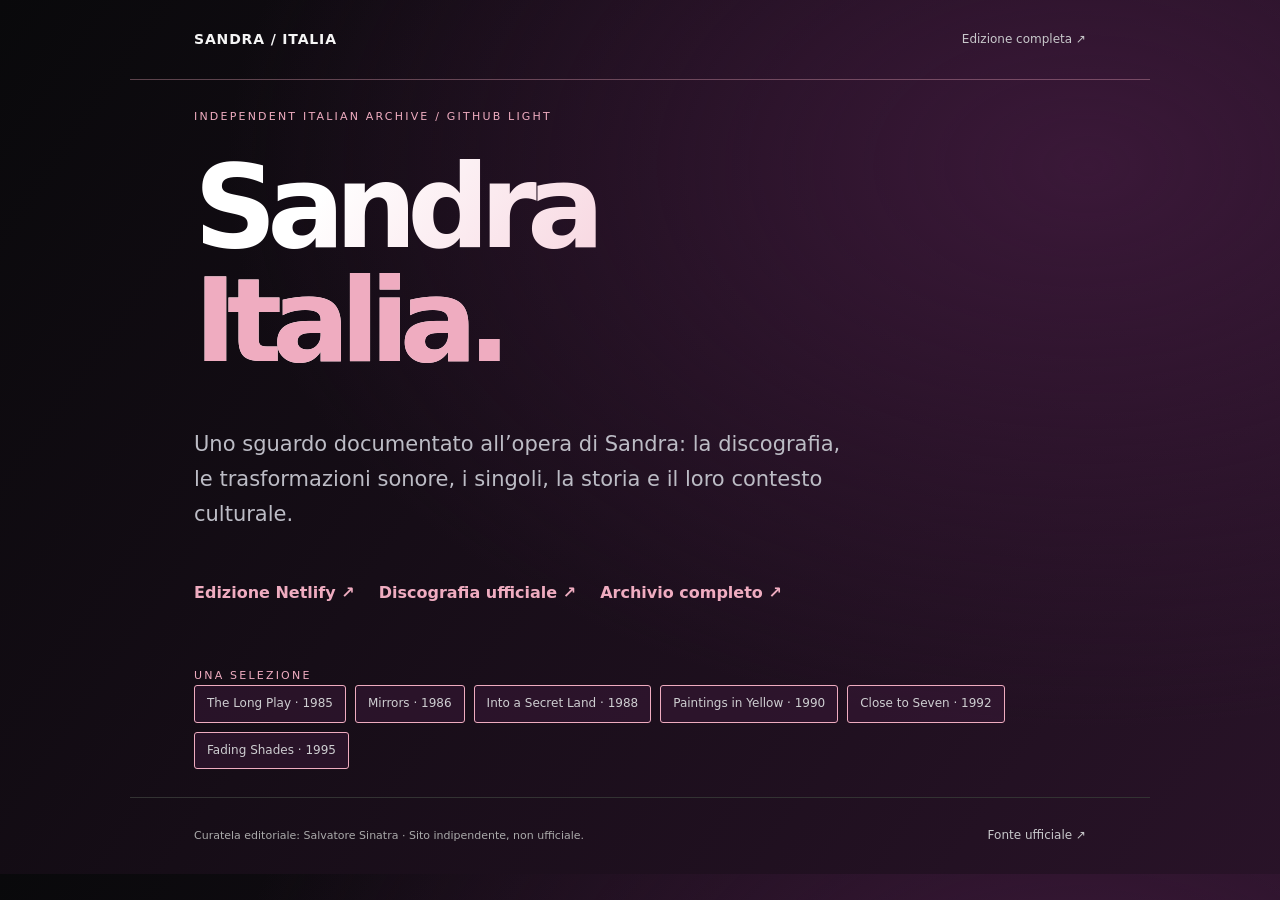
<file: light/index.html>
<!doctype html><html lang="it"><head><meta charset="utf-8"><meta name="viewport" content="width=device-width,initial-scale=1"><meta name="theme-color" content="#09090b"><meta name="description" content="Archivio indipendente sulla voce europea del synthpop. Versione Light su GitHub Pages."><meta name="author" content="Salvatore Sinatra"><title>Sandra Italia · Light Edition</title><link rel="canonical" href="https://salvatoresinatra0001-ux.github.io/sandra-italia/light/"><style>:root{color-scheme:dark;--accent:#efacc0;--gradient:#3a1838;--highlight:#e889ad}*{box-sizing:border-box}body{margin:0;background:radial-gradient(ellipse at 85% 19%,var(--gradient),transparent 56%),linear-gradient(125deg,#09090b,var(--gradient) 155%);color:#f5f5f5;font:16px/1.65 system-ui,-apple-system,sans-serif}.shell{max-width:1020px;margin:auto;padding:28px clamp(20px,5vw,65px)}header,footer{display:flex;justify-content:space-between;align-items:center;gap:18px;flex-wrap:wrap;border-bottom:1px solid #333}header strong{font-size:14px;letter-spacing:.06em}header a,footer a{font-size:12px;color:#c8c8cb}a{color:var(--accent);text-decoration:none}a:hover{text-decoration:underline}a:focus-visible{outline:2px solid var(--accent);outline-offset:5px}.eyebrow{font-size:11px;letter-spacing:.2em;text-transform:uppercase;color:var(--accent)}main{min-height:72vh;display:flex;flex-direction:column;justify-content:center;padding-top:84px;padding-bottom:95px}h1{font-size:clamp(3.2rem,9.5vw,7.2rem);line-height:.99;letter-spacing:-.085em;margin:24px 0 28px;max-width:900px}p{color:#bcbcc5;max-width:660px;font-size:clamp(17px,1.8vw,21px)}.actions{display:flex;gap:24px;flex-wrap:wrap;margin:28px 0 60px}.actions a{font-weight:700}.releases{display:flex;flex-wrap:wrap;gap:9px}.releases span{border:1px solid var(--accent);border-radius:3px;padding:8px 12px;color:#ceced1;font-size:12px}footer{border-bottom:0;border-top:1px solid #333;padding-top:24px;padding-bottom:42px;color:#aaa;font-size:11px}@media(prefers-reduced-motion:no-preference){a{transition:color .2s}}h1{background:linear-gradient(125deg,#fff 15%,var(--accent) 80%,var(--highlight));-webkit-background-clip:text;background-clip:text;color:transparent}header{border-color:color-mix(in srgb,var(--accent) 35%,transparent)}.actions a:hover{color:var(--highlight)}.releases span{background:color-mix(in srgb,var(--gradient) 55%,transparent)}@media(prefers-reduced-motion:reduce){a{transition:none}}</style>  <meta property="og:type" content="website">
  <meta property="og:locale" content="it_IT">
  <meta property="og:site_name" content="Sandra Italia">
  <meta property="og:title" content="Sandra Italia · Light Edition">
  <meta property="og:description" content="Archivio indipendente sulla voce europea del synthpop. Versione Light su GitHub Pages.">
  <meta property="og:url" content="https://salvatoresinatra0001-ux.github.io/sandra-italia/light/">
  <meta name="twitter:card" content="summary">
  <meta name="twitter:title" content="Sandra Italia · Light Edition">
  <meta name="twitter:description" content="Archivio indipendente sulla voce europea del synthpop. Versione Light su GitHub Pages.">
  <script type="application/ld+json">{"@context":"https://schema.org","@type":"WebPage","name":"Sandra Italia · Light Edition","url":"https://salvatoresinatra0001-ux.github.io/sandra-italia/light/","description":"Archivio indipendente sulla voce europea del synthpop. Versione Light su GitHub Pages.","inLanguage":"it-IT","isPartOf":{"@type":"WebSite","name":"Sandra Italia","url":"https://salvatoresinatra0001-ux.github.io/sandra-italia/"}}</script>
</head><body><header class="shell"><strong>SANDRA / ITALIA</strong><a href="https://salvatoresinatra0001-ux.github.io/sandra-italia/">Edizione completa ↗</a></header><main id="main" class="shell"><div class="eyebrow">Independent Italian archive / GitHub Light</div><h1>Sandra<br><span style="color:var(--accent)">Italia.</span></h1><p>Uno sguardo documentato all’opera di Sandra: la discografia, le trasformazioni sonore, i singoli, la storia e il loro contesto culturale.</p><div class="actions"><a href="https://sandra-music-italia.it/">Edizione Netlify ↗</a><a href="https://sandra-music.com/discography/" target="_blank" rel="noopener noreferrer">Discografia ufficiale ↗</a><a href="https://salvatoresinatra0001-ux.github.io/sandra-italia/">Archivio completo ↗</a></div><div class="eyebrow">Una selezione</div><div class="releases"><span>The Long Play · 1985</span><span>Mirrors · 1986</span><span>Into a Secret Land · 1988</span><span>Paintings in Yellow · 1990</span><span>Close to Seven · 1992</span><span>Fading Shades · 1995</span></div></main><footer class="shell"><span>Curatela editoriale: Salvatore Sinatra · Sito indipendente, non ufficiale.</span><a href="https://sandra-music.com/" target="_blank" rel="noopener noreferrer">Fonte ufficiale ↗</a></footer></body></html>
</file>
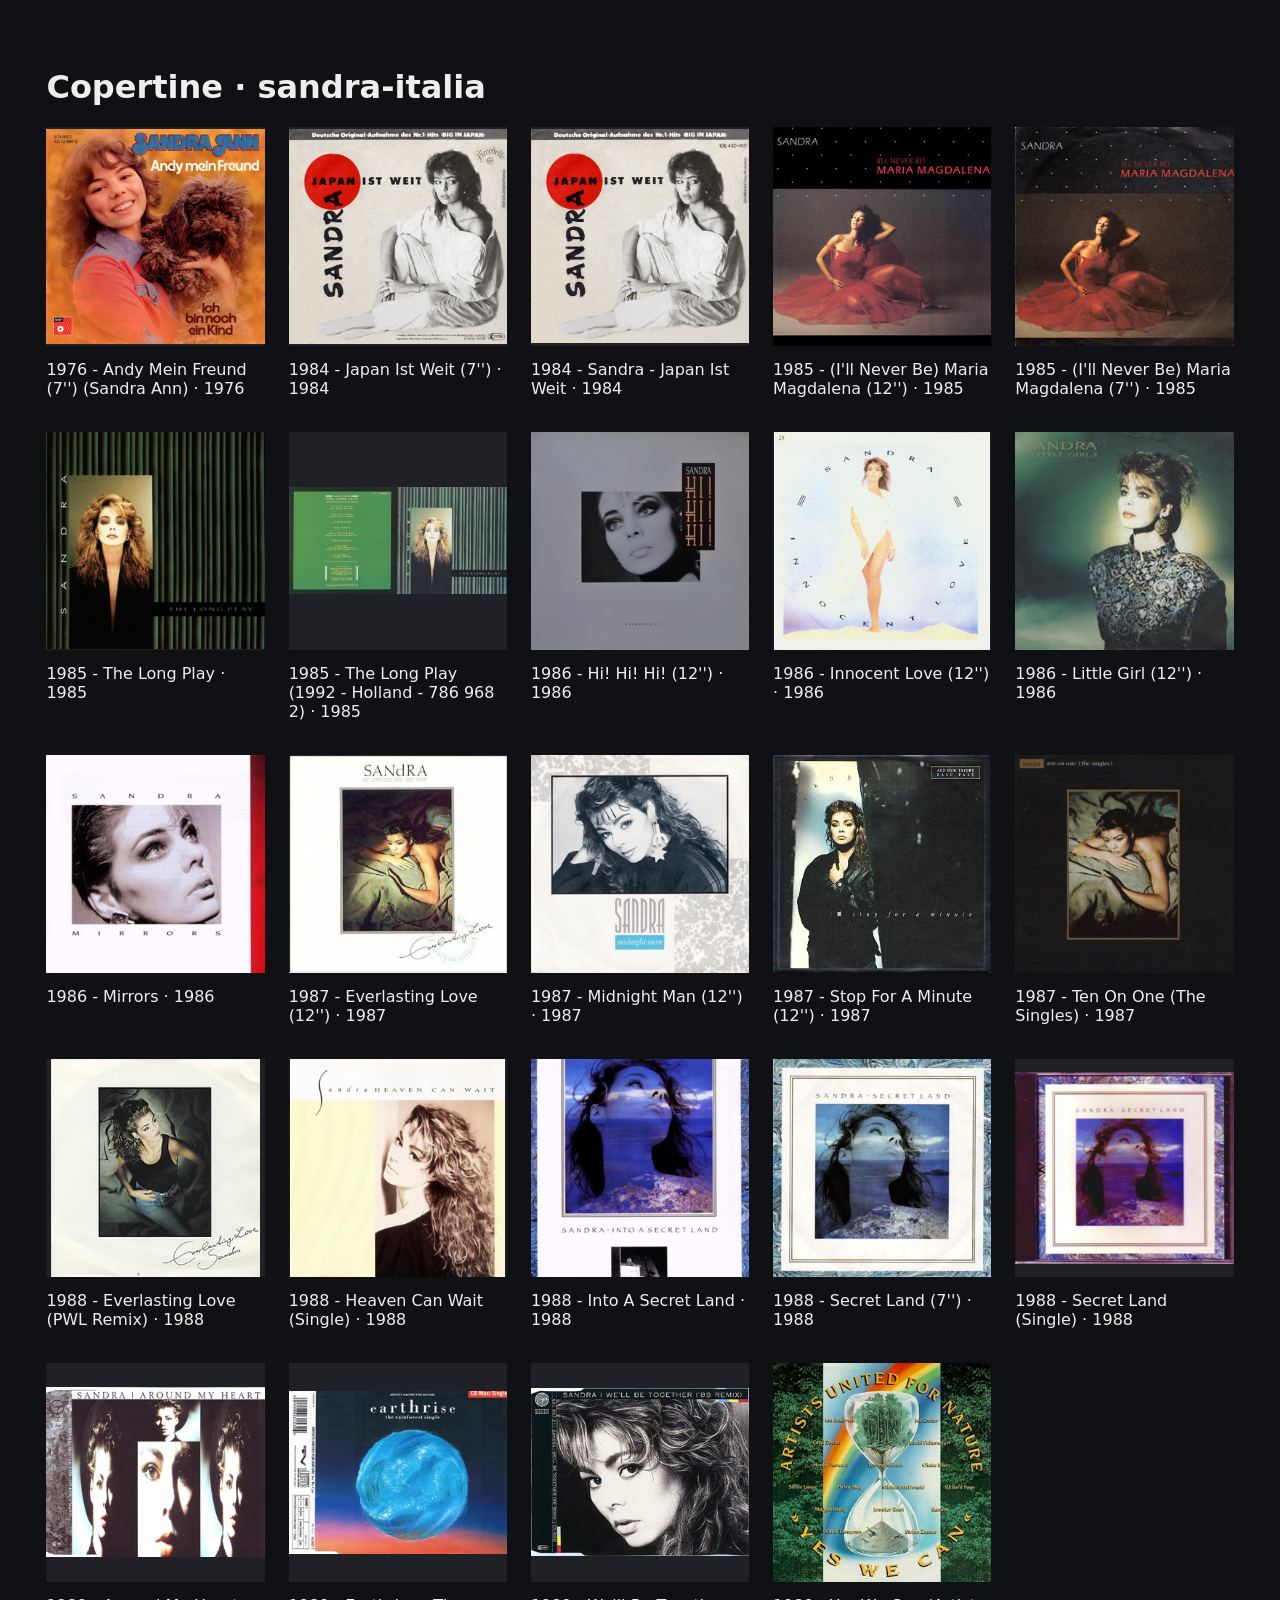
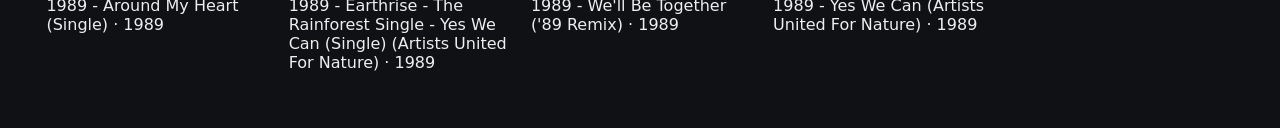
<file: gallerie/copertine-medium/index.html>
<!doctype html><html lang="it"><meta charset="utf-8"><meta name="viewport" content="width=device-width,initial-scale=1"><meta name="description" content="Archivio delle copertine e delle edizioni discografiche raccolte nel progetto Sandra Italia. Materiali soggetti ai diritti dei rispettivi titolari."><title>Copertine — sandra-italia</title><style>body{background:#101114;color:#eee;font:16px system-ui;padding:3vw}main{display:grid;grid-template-columns:repeat(auto-fit,minmax(180px,1fr));gap:24px}figure{margin:0}img{width:100%;aspect-ratio:1;object-fit:contain;background:#202126}figcaption{padding:10px 0}</style><h1>Copertine · sandra-italia</h1><main><figure><img loading="lazy" src="assets/covers/01-1772fb5d4b1c.jpg" alt="Copertina 1976 - Andy Mein Freund (7&#x27;&#x27;) (Sandra Ann)"><figcaption>1976 - Andy Mein Freund (7&#x27;&#x27;) (Sandra Ann) · 1976</figcaption></figure>
<figure><img loading="lazy" src="assets/covers/02-680131d779a1.jpg" alt="Copertina 1984 - Japan Ist Weit (7&#x27;&#x27;)"><figcaption>1984 - Japan Ist Weit (7&#x27;&#x27;) · 1984</figcaption></figure>
<figure><img loading="lazy" src="assets/covers/03-cfbf4715add0.jpg" alt="Copertina 1984 - Sandra - Japan Ist Weit"><figcaption>1984 - Sandra - Japan Ist Weit · 1984</figcaption></figure>
<figure><img loading="lazy" src="assets/covers/04-579c523de7b8.jpg" alt="Copertina 1985 - (I&#x27;ll Never Be) Maria Magdalena (12&#x27;&#x27;)"><figcaption>1985 - (I&#x27;ll Never Be) Maria Magdalena (12&#x27;&#x27;) · 1985</figcaption></figure>
<figure><img loading="lazy" src="assets/covers/05-e9c830cda689.jpg" alt="Copertina 1985 - (I&#x27;ll Never Be) Maria Magdalena (7&#x27;&#x27;)"><figcaption>1985 - (I&#x27;ll Never Be) Maria Magdalena (7&#x27;&#x27;) · 1985</figcaption></figure>
<figure><img loading="lazy" src="assets/covers/06-de6c0d424826.jpg" alt="Copertina 1985 - The Long Play"><figcaption>1985 - The Long Play · 1985</figcaption></figure>
<figure><img loading="lazy" src="assets/covers/07-21335f891691.png" alt="Copertina 1985 - The Long Play (1992 - Holland - 786 968 2)"><figcaption>1985 - The Long Play (1992 - Holland - 786 968 2) · 1985</figcaption></figure>
<figure><img loading="lazy" src="assets/covers/08-069477a96b51.jpg" alt="Copertina 1986 - Hi! Hi! Hi! (12&#x27;&#x27;)"><figcaption>1986 - Hi! Hi! Hi! (12&#x27;&#x27;) · 1986</figcaption></figure>
<figure><img loading="lazy" src="assets/covers/09-311945ba72fe.jpg" alt="Copertina 1986 - Innocent Love (12&#x27;&#x27;)"><figcaption>1986 - Innocent Love (12&#x27;&#x27;) · 1986</figcaption></figure>
<figure><img loading="lazy" src="assets/covers/10-167ab87e1edf.jpg" alt="Copertina 1986 - Little Girl (12&#x27;&#x27;)"><figcaption>1986 - Little Girl (12&#x27;&#x27;) · 1986</figcaption></figure>
<figure><img loading="lazy" src="assets/covers/11-981cb26437e4.jpg" alt="Copertina 1986 - Mirrors"><figcaption>1986 - Mirrors · 1986</figcaption></figure>
<figure><img loading="lazy" src="assets/covers/12-02a122cb6392.jpg" alt="Copertina 1987 - Everlasting Love (12&#x27;&#x27;)"><figcaption>1987 - Everlasting Love (12&#x27;&#x27;) · 1987</figcaption></figure>
<figure><img loading="lazy" src="assets/covers/13-cef7348f3204.jpg" alt="Copertina 1987 - Midnight Man (12&#x27;&#x27;)"><figcaption>1987 - Midnight Man (12&#x27;&#x27;) · 1987</figcaption></figure>
<figure><img loading="lazy" src="assets/covers/14-c6d644d9b166.jpg" alt="Copertina 1987 - Stop For A Minute (12&#x27;&#x27;)"><figcaption>1987 - Stop For A Minute (12&#x27;&#x27;) · 1987</figcaption></figure>
<figure><img loading="lazy" src="assets/covers/15-e99b3a112430.jpg" alt="Copertina 1987 - Ten On One (The Singles)"><figcaption>1987 - Ten On One (The Singles) · 1987</figcaption></figure>
<figure><img loading="lazy" src="assets/covers/16-effc83d3a8f4.jpg" alt="Copertina 1988 - Everlasting Love (PWL Remix)"><figcaption>1988 - Everlasting Love (PWL Remix) · 1988</figcaption></figure>
<figure><img loading="lazy" src="assets/covers/17-a3d48f96aa54.jpg" alt="Copertina 1988 - Heaven Can Wait (Single)"><figcaption>1988 - Heaven Can Wait (Single) · 1988</figcaption></figure>
<figure><img loading="lazy" src="assets/covers/18-3c11cb2cb8fd.jpg" alt="Copertina 1988 - Into A Secret Land"><figcaption>1988 - Into A Secret Land · 1988</figcaption></figure>
<figure><img loading="lazy" src="assets/covers/19-46b6ab2156dc.jpg" alt="Copertina 1988 - Secret Land (7&#x27;&#x27;)"><figcaption>1988 - Secret Land (7&#x27;&#x27;) · 1988</figcaption></figure>
<figure><img loading="lazy" src="assets/covers/20-adb8b19e780c.jpg" alt="Copertina 1988 - Secret Land (Single)"><figcaption>1988 - Secret Land (Single) · 1988</figcaption></figure>
<figure><img loading="lazy" src="assets/covers/21-87f98d75b5b5.jpg" alt="Copertina 1989 - Around My Heart (Single)"><figcaption>1989 - Around My Heart (Single) · 1989</figcaption></figure>
<figure><img loading="lazy" src="assets/covers/22-16146e715984.jpg" alt="Copertina 1989 - Earthrise - The Rainforest Single - Yes We Can (Single) (Artists United For Nature)"><figcaption>1989 - Earthrise - The Rainforest Single - Yes We Can (Single) (Artists United For Nature) · 1989</figcaption></figure>
<figure><img loading="lazy" src="assets/covers/23-38040b34ba1d.jpg" alt="Copertina 1989 - We&#x27;ll Be Together (&#x27;89 Remix)"><figcaption>1989 - We&#x27;ll Be Together (&#x27;89 Remix) · 1989</figcaption></figure>
<figure><img loading="lazy" src="assets/covers/24-5ebe64824265.jpg" alt="Copertina 1989 - Yes We Can (Artists United For Nature)"><figcaption>1989 - Yes We Can (Artists United For Nature) · 1989</figcaption></figure></main></html>
</file>
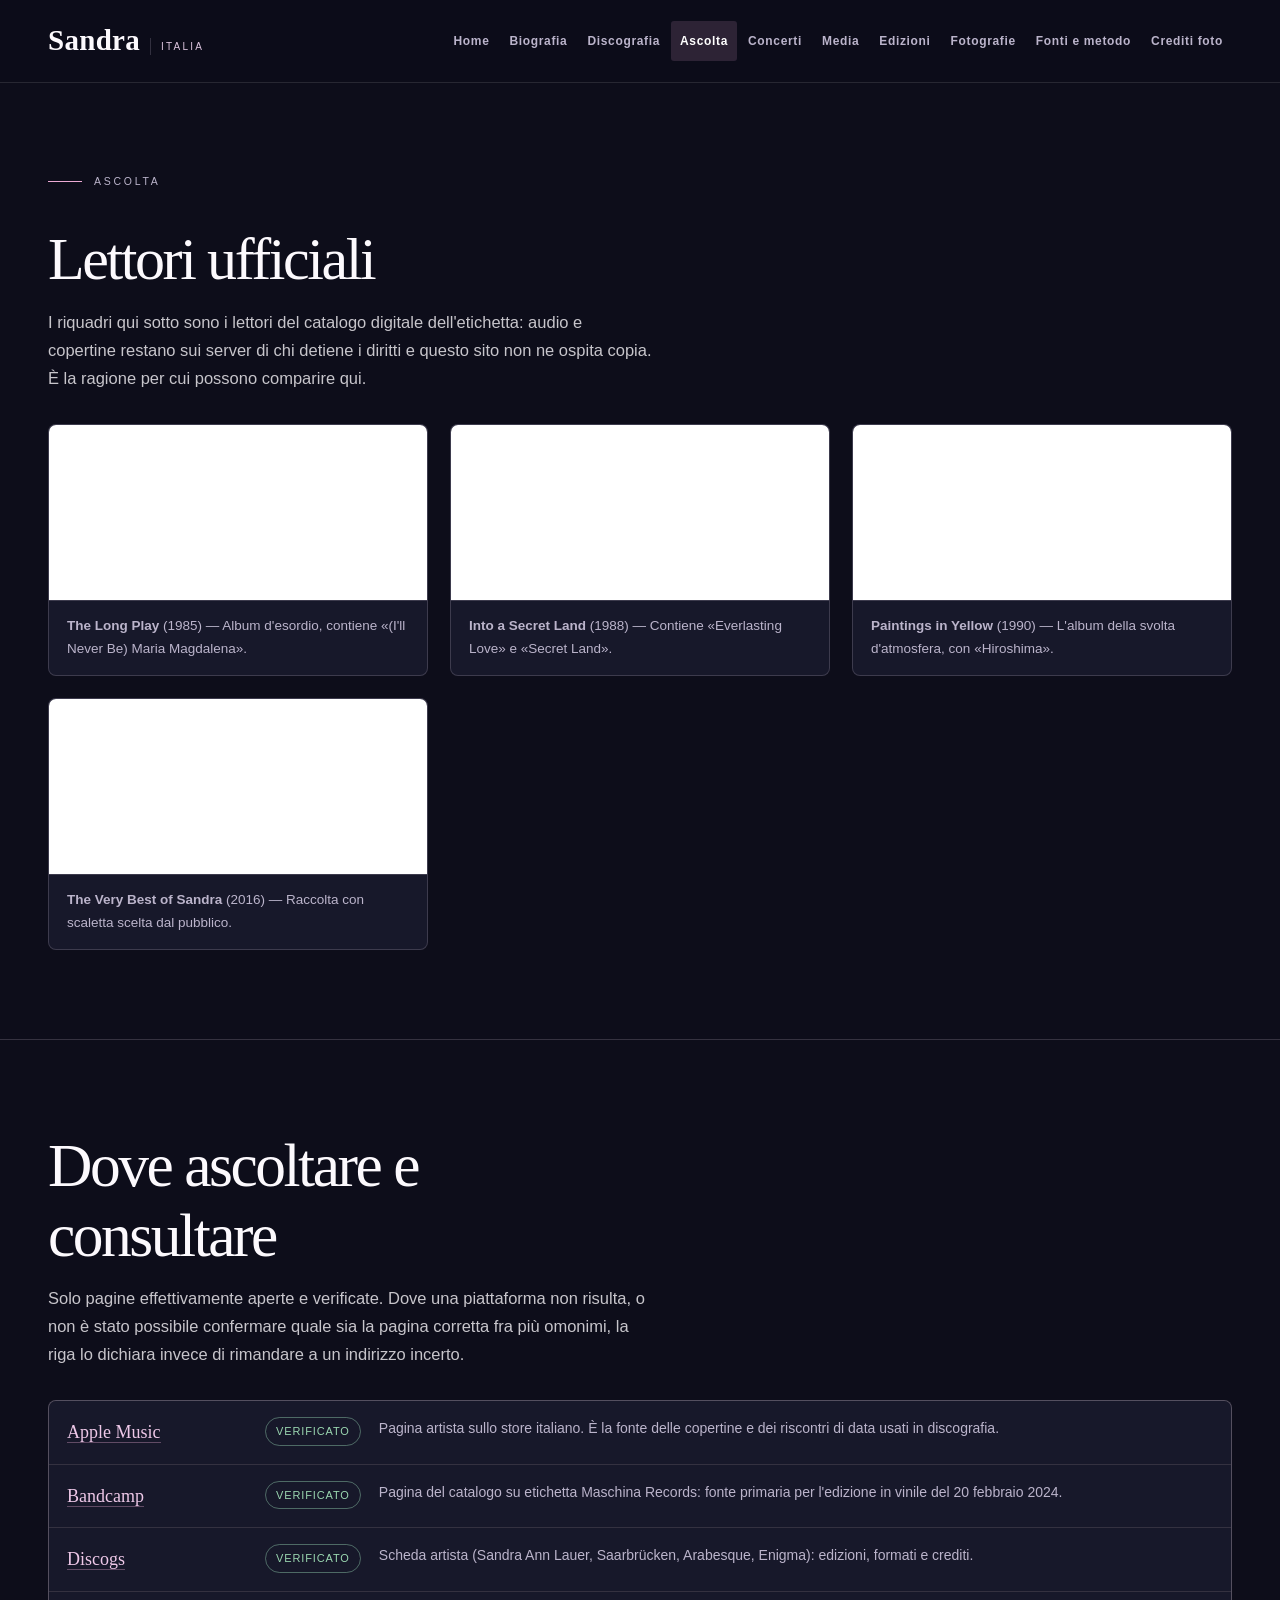
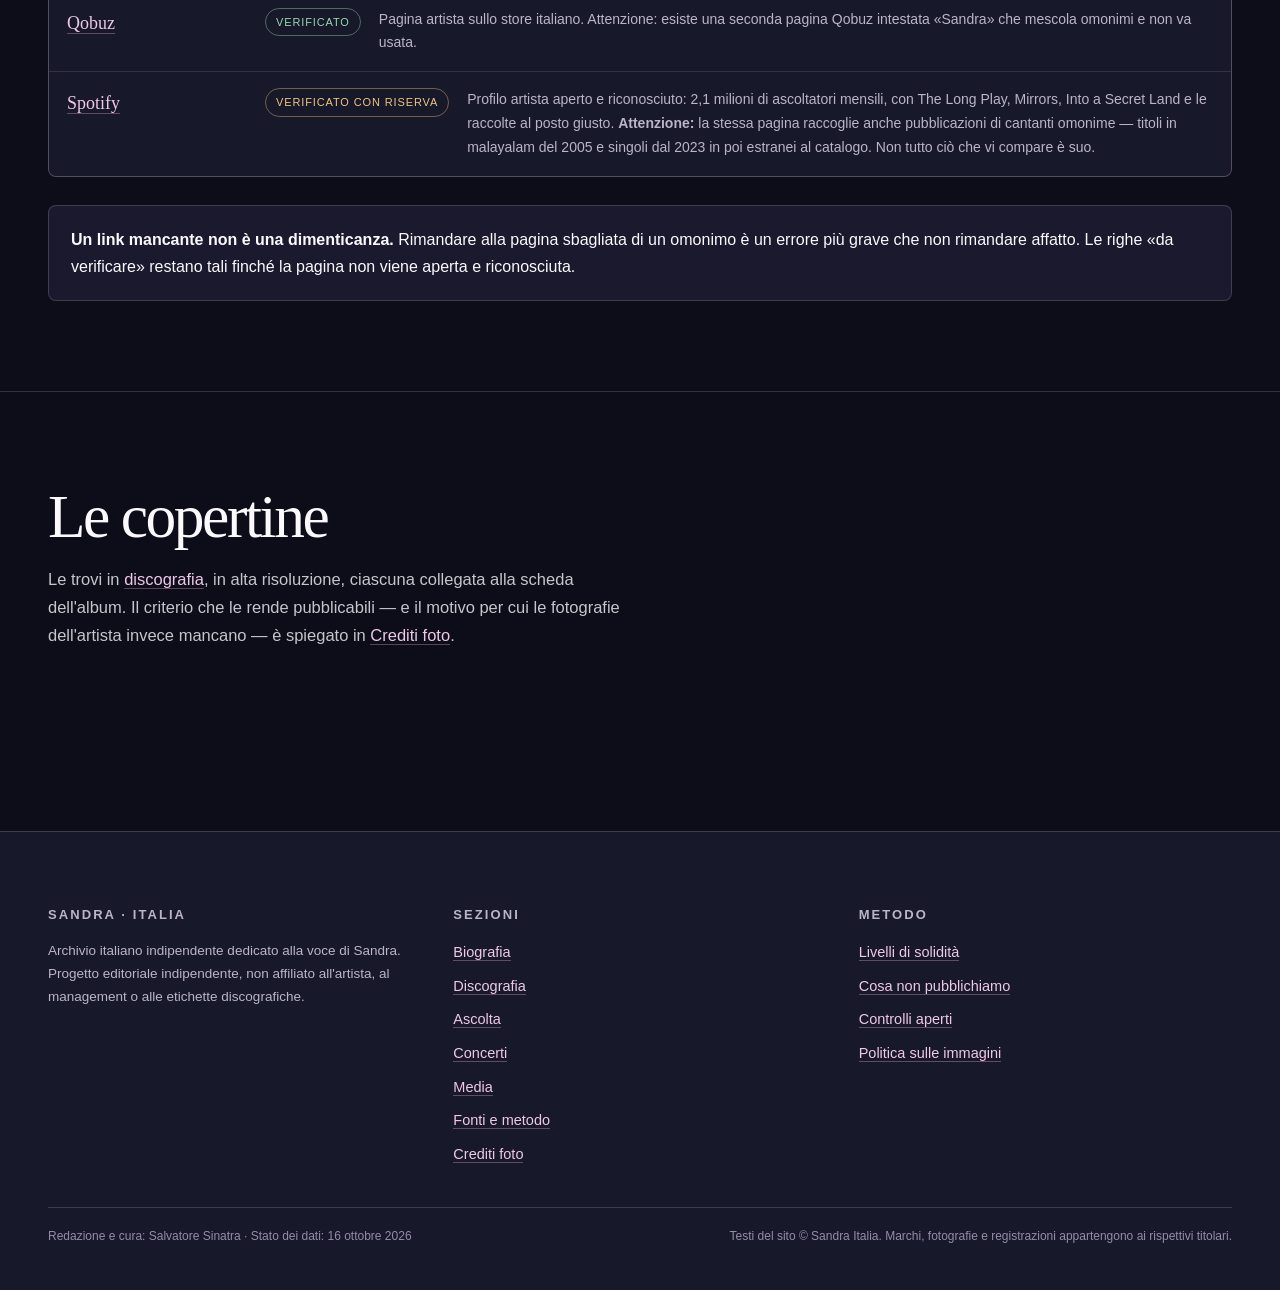
<file: ascolta.html>
<!doctype html>
<html lang="it">
<head>
<meta charset="utf-8">
<meta name="viewport" content="width=device-width, initial-scale=1">
<title>Ascolta — Sandra · Italia</title>
<meta name="description" content="Ascolto ufficiale di Sandra: lettori del catalogo dell&#x27;etichetta e piattaforme verificate, con lo stato di verifica di ciascuna.">
<meta name="author" content="Salvatore Sinatra">
<meta name="robots" content="index, follow">
<meta property="og:type" content="website">
<meta property="og:locale" content="it_IT">
<meta property="og:site_name" content="Sandra Italia">
<meta property="og:title" content="Ascolta — Sandra · Italia">
<meta property="og:description" content="Ascolto ufficiale di Sandra: lettori del catalogo dell'etichetta e piattaforme verificate, con lo stato di verifica di ciascuna.">
<meta name="twitter:card" content="summary">
<link rel="canonical" href="https://salvatoresinatra0001-ux.github.io/sandra-italia/ascolta.html">
<link rel="preconnect" href="https://fonts.googleapis.com">
<link rel="preconnect" href="https://fonts.gstatic.com" crossorigin>
<link rel="stylesheet" href="https://fonts.googleapis.com/css2?family=Marcellus&family=Karla:wght@400;500;700&display=swap">
<link rel="stylesheet" href="./assets/css/style.css?v=3.1">
<link rel="icon" href="./assets/img/favicon.svg" type="image/svg+xml">
  <meta property="og:url" content="https://salvatoresinatra0001-ux.github.io/sandra-italia/ascolta.html">
  <meta name="twitter:title" content="Ascolta — Sandra · Italia">
  <meta name="twitter:description" content="Ascolto ufficiale di Sandra: lettori del catalogo dell'etichetta e piattaforme verificate, con lo stato di verifica di ciascuna.">
  <script type="application/ld+json">{"@context":"https://schema.org","@type":"WebPage","name":"Ascolta — Sandra · Italia","url":"https://salvatoresinatra0001-ux.github.io/sandra-italia/ascolta.html","description":"Ascolto ufficiale di Sandra: lettori del catalogo dell'etichetta e piattaforme verificate, con lo stato di verifica di ciascuna.","inLanguage":"it-IT","isPartOf":{"@type":"WebSite","name":"Sandra Italia","url":"https://salvatoresinatra0001-ux.github.io/sandra-italia/"}}</script>
</head>
<body data-site="sandra">
<a class="skip" href="#main">Salta al contenuto</a>
<header class="site-head">
  <div class="wrap head-row">
    <a class="brand" href="./index.html">
      <span class="brand-name">Sandra</span>
      <span class="brand-tag">Italia</span>
    </a>
    <button class="nav-toggle" type="button" aria-expanded="false" aria-controls="nav">Menu</button>
    <nav id="nav" aria-label="Navigazione principale">
      <ul>
        <li><a href="./index.html">Home</a></li>
        <li><a href="./biografia.html">Biografia</a></li>
        <li><a href="./discografia.html">Discografia</a></li>
        <li><a href="./ascolta.html" aria-current="page">Ascolta</a></li>
        <li><a href="./concerti.html">Concerti</a></li>
        <li><a href="./media.html">Media</a></li>
        <li><a href="./edizioni.html">Edizioni</a></li>
        <li><a href="./fotografie.html">Fotografie</a></li>
        <li><a href="./fonti.html">Fonti e metodo</a></li>
        <li><a href="./crediti-foto.html">Crediti foto</a></li>
      </ul>
    </nav>
  </div>
</header>
<main id="main">
<section>
<div class="wrap">
  <div class="sec-head">
    <p class="kicker">Ascolta</p>
    <h1>Lettori ufficiali</h1>
    <p class="sec-intro">I riquadri qui sotto sono i lettori del catalogo digitale dell'etichetta:
    audio e copertine restano sui server di chi detiene i diritti e questo sito non ne ospita
    copia. È la ragione per cui possono comparire qui.</p>
  </div>
  <div class="grid g2"><div class="embed"><iframe src="https://embed.music.apple.com/it/album/723780368" title="Anteprima di The Long Play (1985) su Apple Music" loading="lazy" allow="autoplay *; encrypted-media *;" sandbox="allow-forms allow-popups allow-same-origin allow-scripts allow-storage-access-by-user-activation allow-top-navigation-by-user-activation"></iframe><div class="embed-cap"><strong>The Long Play</strong> (1985) — Album d'esordio, contiene «(I'll Never Be) Maria Magdalena».</div></div><div class="embed"><iframe src="https://embed.music.apple.com/it/album/723676157" title="Anteprima di Into a Secret Land (1988) su Apple Music" loading="lazy" allow="autoplay *; encrypted-media *;" sandbox="allow-forms allow-popups allow-same-origin allow-scripts allow-storage-access-by-user-activation allow-top-navigation-by-user-activation"></iframe><div class="embed-cap"><strong>Into a Secret Land</strong> (1988) — Contiene «Everlasting Love» e «Secret Land».</div></div><div class="embed"><iframe src="https://embed.music.apple.com/it/album/723699557" title="Anteprima di Paintings in Yellow (1990) su Apple Music" loading="lazy" allow="autoplay *; encrypted-media *;" sandbox="allow-forms allow-popups allow-same-origin allow-scripts allow-storage-access-by-user-activation allow-top-navigation-by-user-activation"></iframe><div class="embed-cap"><strong>Paintings in Yellow</strong> (1990) — L'album della svolta d'atmosfera, con «Hiroshima».</div></div><div class="embed"><iframe src="https://embed.music.apple.com/it/album/1443070124" title="Anteprima di The Very Best of Sandra (2016) su Apple Music" loading="lazy" allow="autoplay *; encrypted-media *;" sandbox="allow-forms allow-popups allow-same-origin allow-scripts allow-storage-access-by-user-activation allow-top-navigation-by-user-activation"></iframe><div class="embed-cap"><strong>The Very Best of Sandra</strong> (2016) — Raccolta con scaletta scelta dal pubblico.</div></div></div>
</div>
</section>

<section>
<div class="wrap">
  <div class="sec-head"><h2>Dove ascoltare e consultare</h2>
  <p class="sec-intro">Solo pagine effettivamente aperte e verificate. Dove una piattaforma non
  risulta, o non è stato possibile confermare quale sia la pagina corretta fra più omonimi, la
  riga lo dichiara invece di rimandare a un indirizzo incerto.</p></div>
  <div class="plat"><div class="plat-row"><span class="plat-name"><a href="https://music.apple.com/it/artist/sandra/14146074" rel="nofollow noopener" target="_blank">Apple Music</a></span><span class="st st-ok">Verificato</span><span class="plat-note">Pagina artista sullo store italiano. È la fonte delle copertine e dei riscontri di data usati in discografia.</span></div><div class="plat-row"><span class="plat-name"><a href="https://sandramusic.bandcamp.com/" rel="nofollow noopener" target="_blank">Bandcamp</a></span><span class="st st-ok">Verificato</span><span class="plat-note">Pagina del catalogo su etichetta Maschina Records: fonte primaria per l'edizione in vinile del 20 febbraio 2024.</span></div><div class="plat-row"><span class="plat-name"><a href="https://www.discogs.com/artist/42488-Sandra" rel="nofollow noopener" target="_blank">Discogs</a></span><span class="st st-ok">Verificato</span><span class="plat-note">Scheda artista (Sandra Ann Lauer, Saarbrücken, Arabesque, Enigma): edizioni, formati e crediti.</span></div><div class="plat-row"><span class="plat-name"><a href="https://www.qobuz.com/it-it/interpreter/sandra/47147" rel="nofollow noopener" target="_blank">Qobuz</a></span><span class="st st-ok">Verificato</span><span class="plat-note">Pagina artista sullo store italiano. Attenzione: esiste una seconda pagina Qobuz intestata «Sandra» che mescola omonimi e non va usata.</span></div><div class="plat-row"><span class="plat-name"><a href="https://open.spotify.com/artist/646StQO8yxIiI3niu1OHnG" rel="nofollow noopener" target="_blank">Spotify</a></span><span class="st st-tbd">Verificato con riserva</span><span class="plat-note">Profilo artista aperto e riconosciuto: 2,1 milioni di ascoltatori mensili, con The Long Play, Mirrors, Into a Secret Land e le raccolte al posto giusto. <strong>Attenzione:</strong> la stessa pagina raccoglie anche pubblicazioni di cantanti omonime — titoli in malayalam del 2005 e singoli dal 2023 in poi estranei al catalogo. Non tutto ciò che vi compare è suo.</span></div></div>
  <div class="note" style="margin-top:28px"><p><strong>Un link mancante non è una dimenticanza.</strong>
  Rimandare alla pagina sbagliata di un omonimo è un errore più grave che non rimandare affatto.
  Le righe «da verificare» restano tali finché la pagina non viene aperta e riconosciuta.</p></div>
</div>
</section>

<section>
<div class="wrap">
  <div class="sec-head"><h2>Le copertine</h2>
  <p class="sec-intro">Le trovi in <a href="./discografia.html">discografia</a>, in alta
  risoluzione, ciascuna collegata alla scheda dell'album. Il criterio che le rende pubblicabili —
  e il motivo per cui le fotografie dell'artista invece mancano — è spiegato in
  <a href="./crediti-foto.html">Crediti foto</a>.</p></div>
</div>
</section></main>
<footer class="site-foot">
  <div class="wrap">
    <div class="foot-grid">
      <div>
        <h4>Sandra · Italia</h4>
        <p class="disclaimer">Archivio italiano indipendente dedicato alla voce di Sandra. Progetto editoriale indipendente,
        non affiliato all'artista, al management o alle etichette discografiche.</p>
      </div>
      <div>
        <h4>Sezioni</h4>
        <ul>
        <li><a href="./biografia.html">Biografia</a></li>
        <li><a href="./discografia.html">Discografia</a></li>
        <li><a href="./ascolta.html">Ascolta</a></li>
        <li><a href="./concerti.html">Concerti</a></li>
        <li><a href="./media.html">Media</a></li>
        <li><a href="./fonti.html">Fonti e metodo</a></li>
        <li><a href="./crediti-foto.html">Crediti foto</a></li>
        </ul>
      </div>
      <div>
        <h4>Metodo</h4>
        <ul>
          <li><a href="./fonti.html#solidita">Livelli di solidità</a></li>
          <li><a href="./fonti.html#non-pubblicato">Cosa non pubblichiamo</a></li>
          <li><a href="./fonti.html#controlli">Controlli aperti</a></li>
          <li><a href="./crediti-foto.html">Politica sulle immagini</a></li>
        </ul>
      </div>
    </div>
    <div class="foot-bottom">
      <span>Redazione e cura: Salvatore Sinatra · Stato dei dati: 16 ottobre 2026</span>
      <span>Testi del sito © Sandra Italia. Marchi, fotografie e registrazioni appartengono ai rispettivi titolari.</span>
    </div>
  </div>
</footer>
<script src="./assets/js/site.js?v=3.1" defer></script>
</body>
</html>
</file>
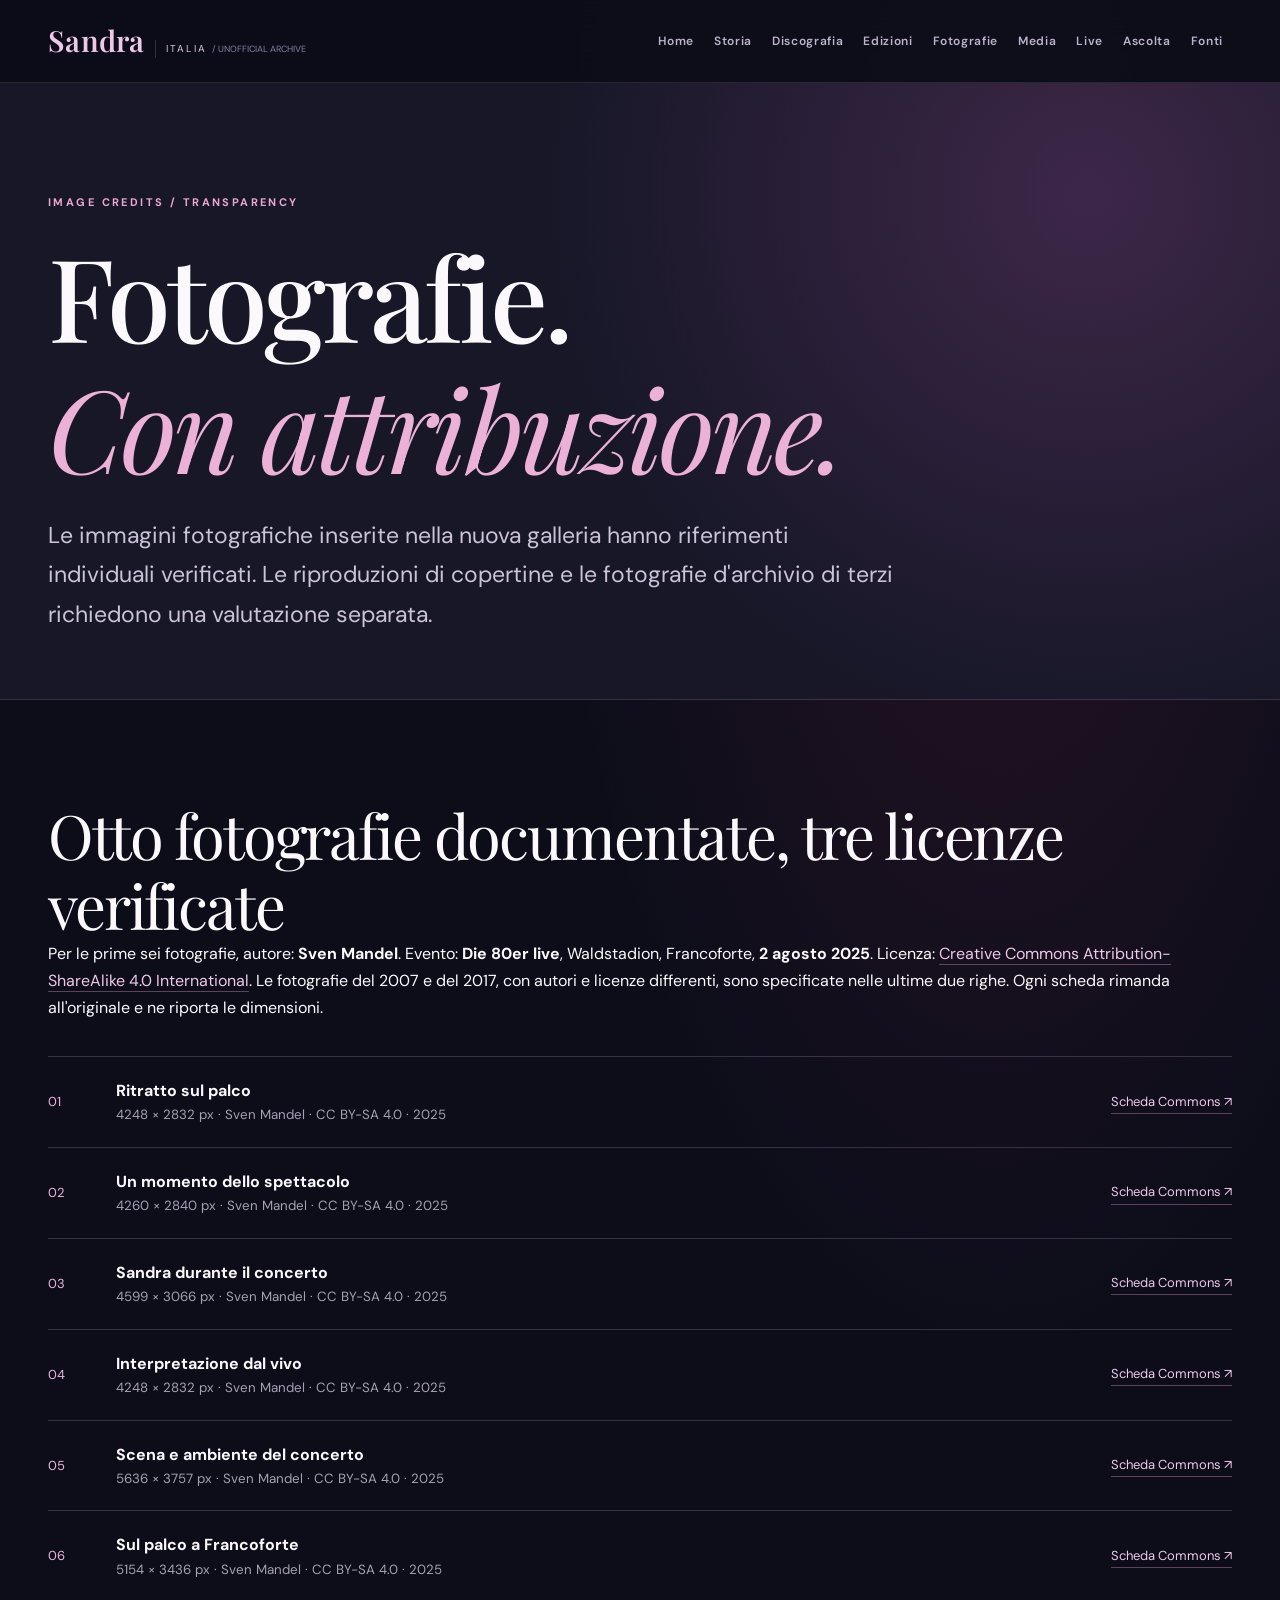
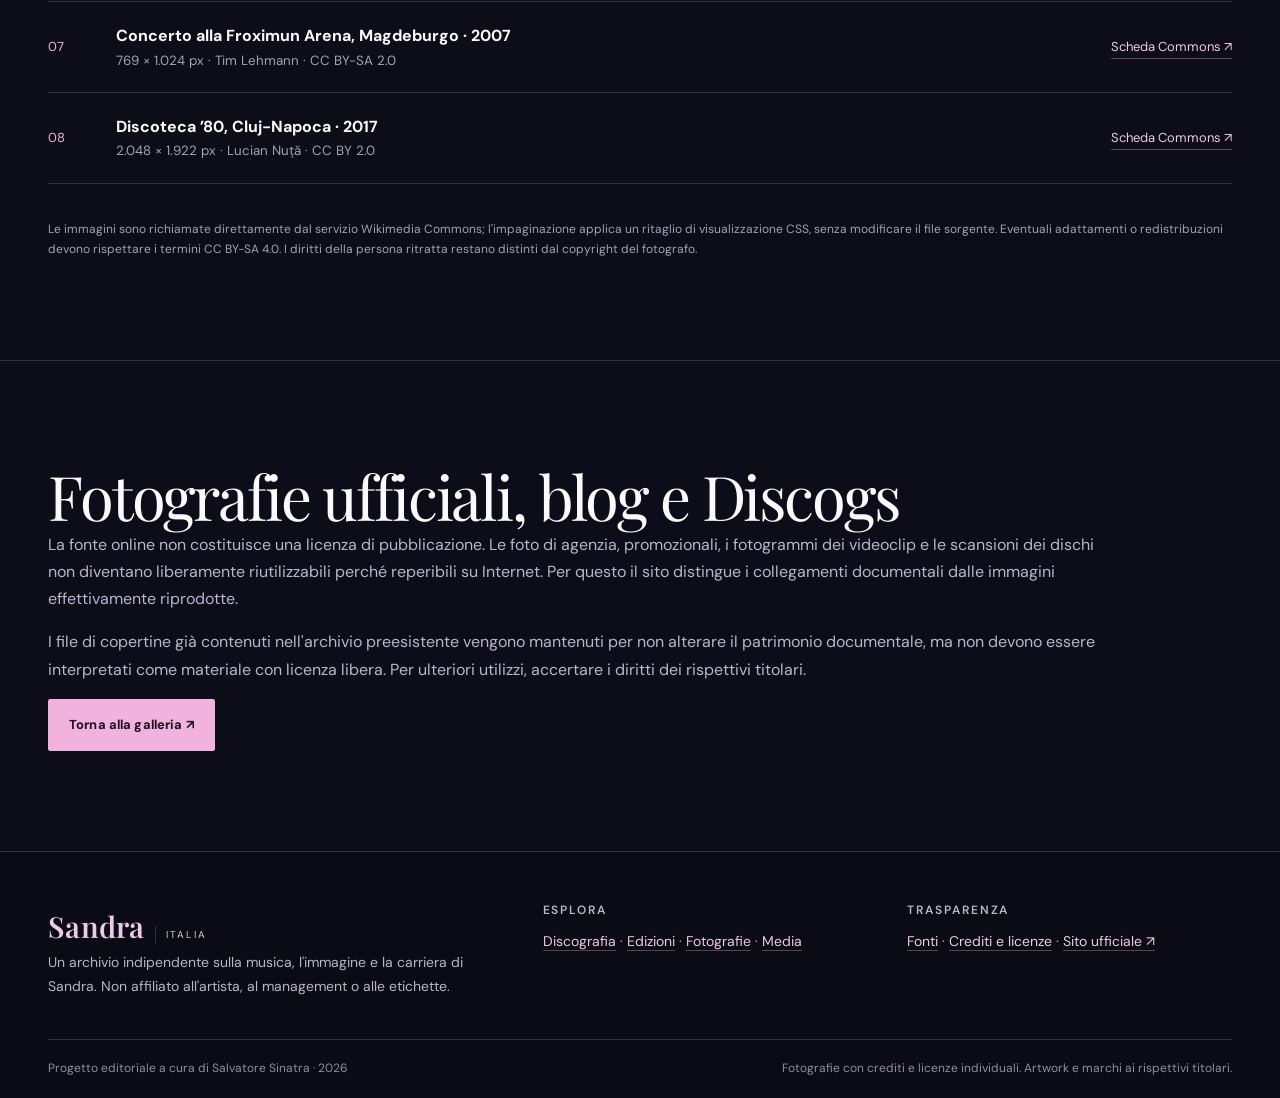
<file: crediti-foto.html>
<!doctype html><html lang="it"><head><meta charset="utf-8"><meta name="viewport" content="width=device-width, initial-scale=1"><meta name="theme-color" content="#111025"><meta name="author" content="Salvatore Sinatra"><title>Crediti fotografici — Sandra Italia</title><meta name="description" content="Fonti, autori, licenze Creative Commons e regole per le immagini del sito Sandra Italia."><meta property="og:type" content="website"><meta property="og:locale" content="it_IT"><meta property="og:site_name" content="Sandra Italia"><meta property="og:title" content="Crediti fotografici — Sandra Italia"><meta property="og:description" content="Fonti, autori, licenze Creative Commons e regole per le immagini del sito Sandra Italia."><meta name="twitter:card" content="summary_large_image"><link rel="canonical" href="https://salvatoresinatra0001-ux.github.io/sandra-italia/crediti-foto.html"><link rel="icon" href="./assets/img/favicon.svg" type="image/svg+xml"><link rel="preconnect" href="https://fonts.googleapis.com"><link rel="stylesheet" href="https://fonts.googleapis.com/css2?family=DM+Sans:wght@400;500;600;700&family=Playfair+Display:wght@400;500;600;700&display=swap"><link rel="stylesheet" href="./assets/css/style.css?v=3.1"></head><body class="redesign" data-site="sandra"><a class="skip" href="#main">Salta al contenuto</a><header class="site-head"><div class="wrap head-row"><a class="brand" href="./index.html" aria-label="Sandra Italia — Home"><span class="brand-name">Sandra</span><span class="brand-tag">Italia <em>/ Unofficial archive</em></span></a><button class="nav-toggle" type="button" aria-expanded="false" aria-controls="nav">Menu</button><nav id="nav" aria-label="Navigazione principale"><ul><li><a href="./index.html">Home</a></li><li><a href="./biografia.html">Storia</a></li><li><a href="./discografia.html">Discografia</a></li><li><a href="./edizioni.html">Edizioni</a></li><li><a href="./fotografie.html">Fotografie</a></li><li><a href="./media.html">Media</a></li><li><a href="./concerti.html">Live</a></li><li><a href="./ascolta.html">Ascolta</a></li><li><a href="./fonti.html">Fonti</a></li></ul></nav></div></header><main id="main"><section class="editorial-page-intro"><div class="wrap"><p class="eyebrow">Image credits / Transparency</p><h1>Fotografie.<br><i>Con attribuzione.</i></h1><p class="lead">Le immagini fotografiche inserite nella nuova galleria hanno riferimenti individuali verificati. Le riproduzioni di copertine e le fotografie d'archivio di terzi richiedono una valutazione separata.</p></div></section>
<section class="wrap editions-content"><h2>Otto fotografie documentate, tre licenze verificate</h2><p>Per le prime sei fotografie, autore: <strong>Sven Mandel</strong>. Evento: <strong>Die 80er live</strong>, Waldstadion, Francoforte, <strong>2 agosto 2025</strong>. Licenza: <a href="https://creativecommons.org/licenses/by-sa/4.0/">Creative Commons Attribution-ShareAlike 4.0 International</a>. Le fotografie del 2007 e del 2017, con autori e licenze differenti, sono specificate nelle ultime due righe. Ogni scheda rimanda all'originale e ne riporta le dimensioni.</p><div class="credits-list"><div class="credit-line"><span>01</span><div><b>Ritratto sul palco</b><small>4248 × 2832 px · Sven Mandel · CC BY-SA 4.0 · 2025</small></div><a href="https://commons.wikimedia.org/wiki/File:Sandra_-_2025214_202139_2025-08-02_Die_80er_live_-_Sven_-_1D_X_MK_II_-_1857_-_AK8I4029.jpg" target="_blank" rel="noopener">Scheda Commons ↗</a></div><div class="credit-line"><span>02</span><div><b>Un momento dello spettacolo</b><small>4260 × 2840 px · Sven Mandel · CC BY-SA 4.0 · 2025</small></div><a href="https://commons.wikimedia.org/wiki/File:Sandra_-_2025214_202341_2025-08-02_Die_80er_live_-_Sven_-_1D_X_MK_II_-_1554_-_B70I5165.jpg" target="_blank" rel="noopener">Scheda Commons ↗</a></div><div class="credit-line"><span>03</span><div><b>Sandra durante il concerto</b><small>4599 × 3066 px · Sven Mandel · CC BY-SA 4.0 · 2025</small></div><a href="https://commons.wikimedia.org/wiki/File:Sandra_-_2025214_202613_2025-08-02_Die_80er_live_-_Sven_-_5DS_R_-_0811_-_5DSR0532.jpg" target="_blank" rel="noopener">Scheda Commons ↗</a></div><div class="credit-line"><span>04</span><div><b>Interpretazione dal vivo</b><small>4248 × 2832 px · Sven Mandel · CC BY-SA 4.0 · 2025</small></div><a href="https://commons.wikimedia.org/wiki/File:Sandra_-_2025214_202143_2025-08-02_Die_80er_live_-_Sven_-_1D_X_MK_II_-_1864_-_AK8I4036.jpg" target="_blank" rel="noopener">Scheda Commons ↗</a></div><div class="credit-line"><span>05</span><div><b>Scena e ambiente del concerto</b><small>5636 × 3757 px · Sven Mandel · CC BY-SA 4.0 · 2025</small></div><a href="https://commons.wikimedia.org/wiki/File:Sandra_-_2025214_202653_2025-08-02_Die_80er_live_-_Sven_-_5DS_R_-_0840_-_5DSR0561.jpg" target="_blank" rel="noopener">Scheda Commons ↗</a></div><div class="credit-line"><span>06</span><div><b>Sul palco a Francoforte</b><small>5154 × 3436 px · Sven Mandel · CC BY-SA 4.0 · 2025</small></div><a href="https://commons.wikimedia.org/wiki/File:Sandra_-_2025214_203038_2025-08-02_Die_80er_live_-_Sven_-_1D_X_MK_II_-_1944_-_AK8I4116.jpg" target="_blank" rel="noopener">Scheda Commons ↗</a></div><div class="credit-line"><span>07</span><div><b>Concerto alla Froximun Arena, Magdeburgo · 2007</b><small>769 × 1.024 px · Tim Lehmann · CC BY-SA 2.0</small></div><a href="https://commons.wikimedia.org/wiki/File:Sandra%20Cretu.jpg" target="_blank" rel="noopener">Scheda Commons ↗</a></div><div class="credit-line"><span>08</span><div><b>Discoteca ’80, Cluj-Napoca · 2017</b><small>2.048 × 1.922 px · Lucian Nuță · CC BY 2.0</small></div><a href="https://commons.wikimedia.org/wiki/File:Discoteca%20'80%20(37600607702).jpg" target="_blank" rel="noopener">Scheda Commons ↗</a></div></div><p class="microcopy">Le immagini sono richiamate direttamente dal servizio Wikimedia Commons; l'impaginazione applica un ritaglio di visualizzazione CSS, senza modificare il file sorgente. Eventuali adattamenti o redistribuzioni devono rispettare i termini CC BY-SA 4.0. I diritti della persona ritratta restano distinti dal copyright del fotografo.</p></section>
<section class="wrap editorial-explain"><h2>Fotografie ufficiali, blog e Discogs</h2><p>La fonte online non costituisce una licenza di pubblicazione. Le foto di agenzia, promozionali, i fotogrammi dei videoclip e le scansioni dei dischi non diventano liberamente riutilizzabili perché reperibili su Internet. Per questo il sito distingue i collegamenti documentali dalle immagini effettivamente riprodotte.</p><p>I file di copertine già contenuti nell'archivio preesistente vengono mantenuti per non alterare il patrimonio documentale, ma non devono essere interpretati come materiale con licenza libera. Per ulteriori utilizzi, accertare i diritti dei rispettivi titolari.</p><a class="btn editorial-btn" href="./fotografie.html">Torna alla galleria ↗</a></section></main><footer class="site-footer editorial-footer"><div class="wrap"><div class="footer-main"><div><a class="brand footer-brand" href="./index.html"><span class="brand-name">Sandra</span><span class="brand-tag">Italia</span></a><p>Un archivio indipendente sulla musica, l'immagine e la carriera di Sandra. Non affiliato all'artista, al management o alle etichette.</p></div><div><h4>Esplora</h4><p><a href="./discografia.html">Discografia</a> · <a href="./edizioni.html">Edizioni</a> · <a href="./fotografie.html">Fotografie</a> · <a href="./media.html">Media</a></p></div><div><h4>Trasparenza</h4><p><a href="./fonti.html">Fonti</a> · <a href="./crediti-foto.html">Crediti e licenze</a> · <a href="https://sandra-music.com/" target="_blank" rel="noopener">Sito ufficiale ↗</a></p></div></div><div class="foot-bottom"><span>Progetto editoriale a cura di Salvatore Sinatra · 2026</span><span>Fotografie con crediti e licenze individuali. Artwork e marchi ai rispettivi titolari.</span></div></div></footer><script src="./assets/js/site.js?v=3.1" defer></script></body></html>
</file>
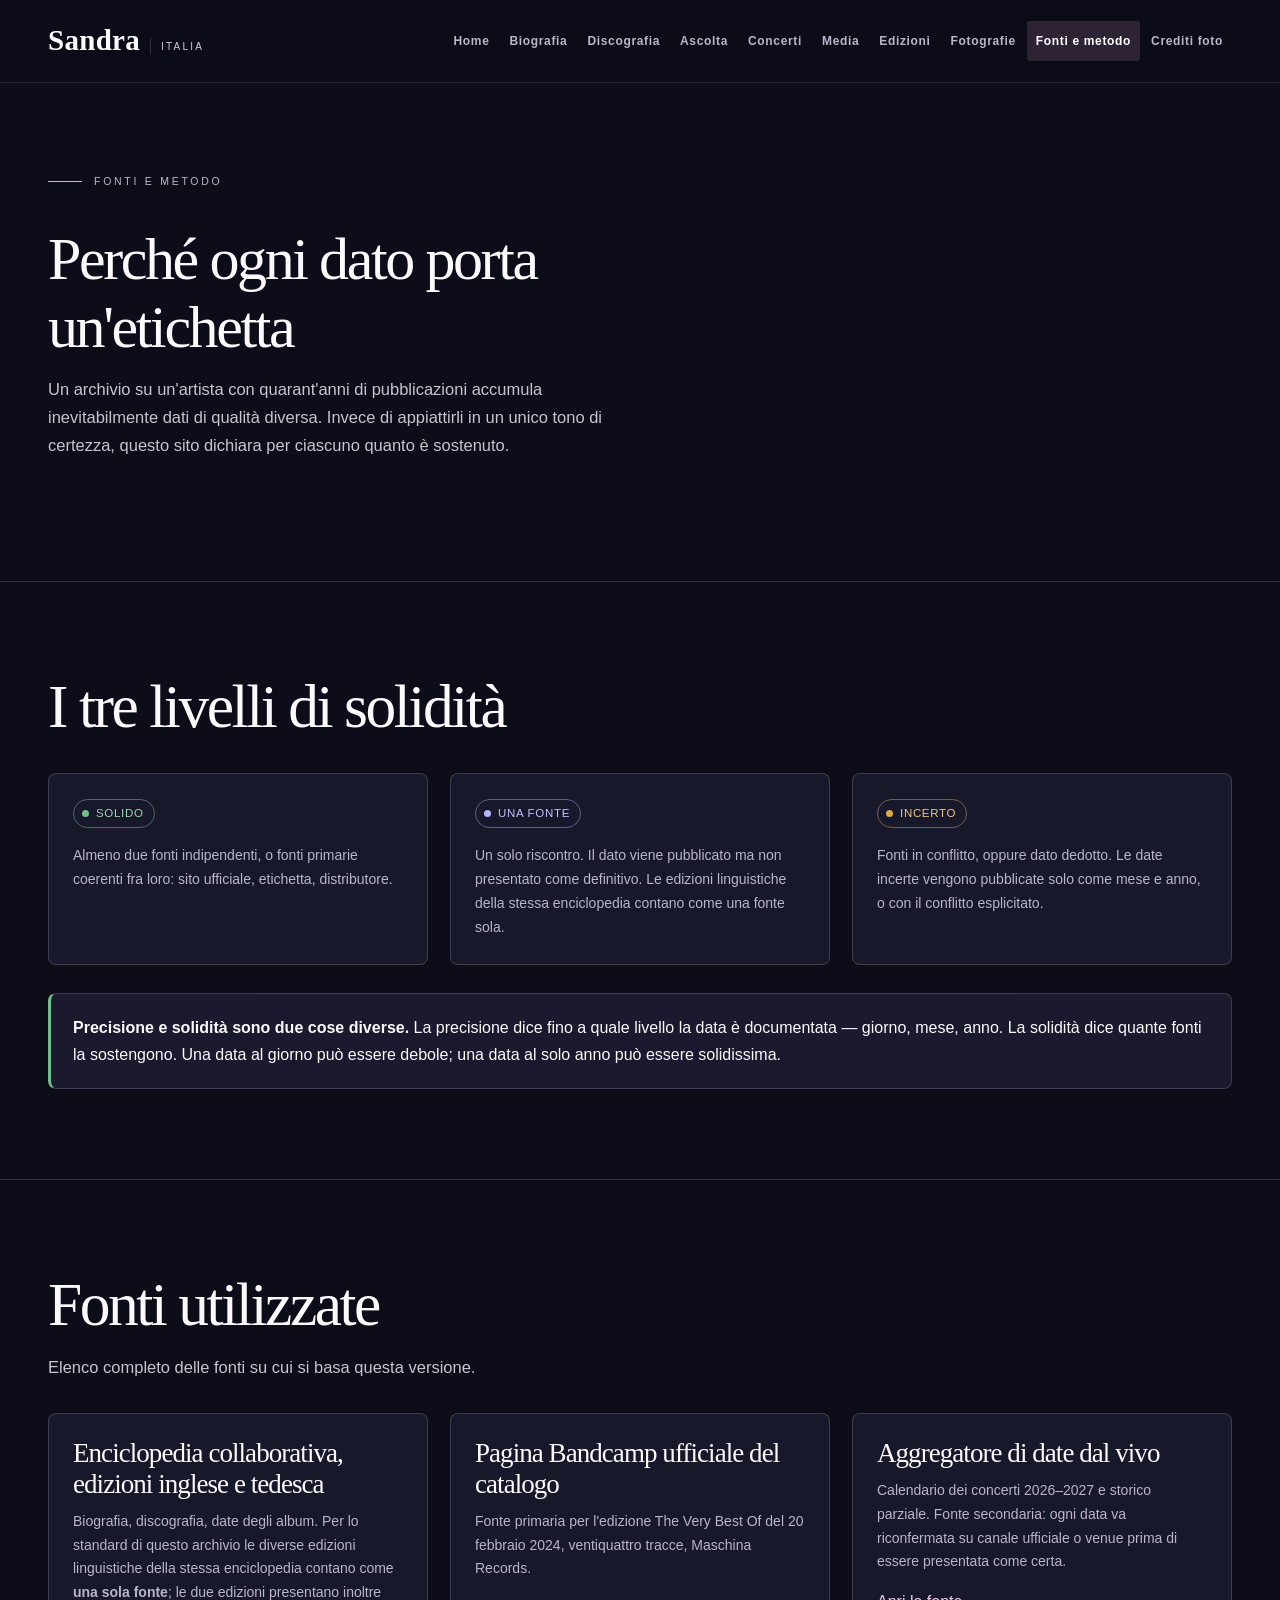
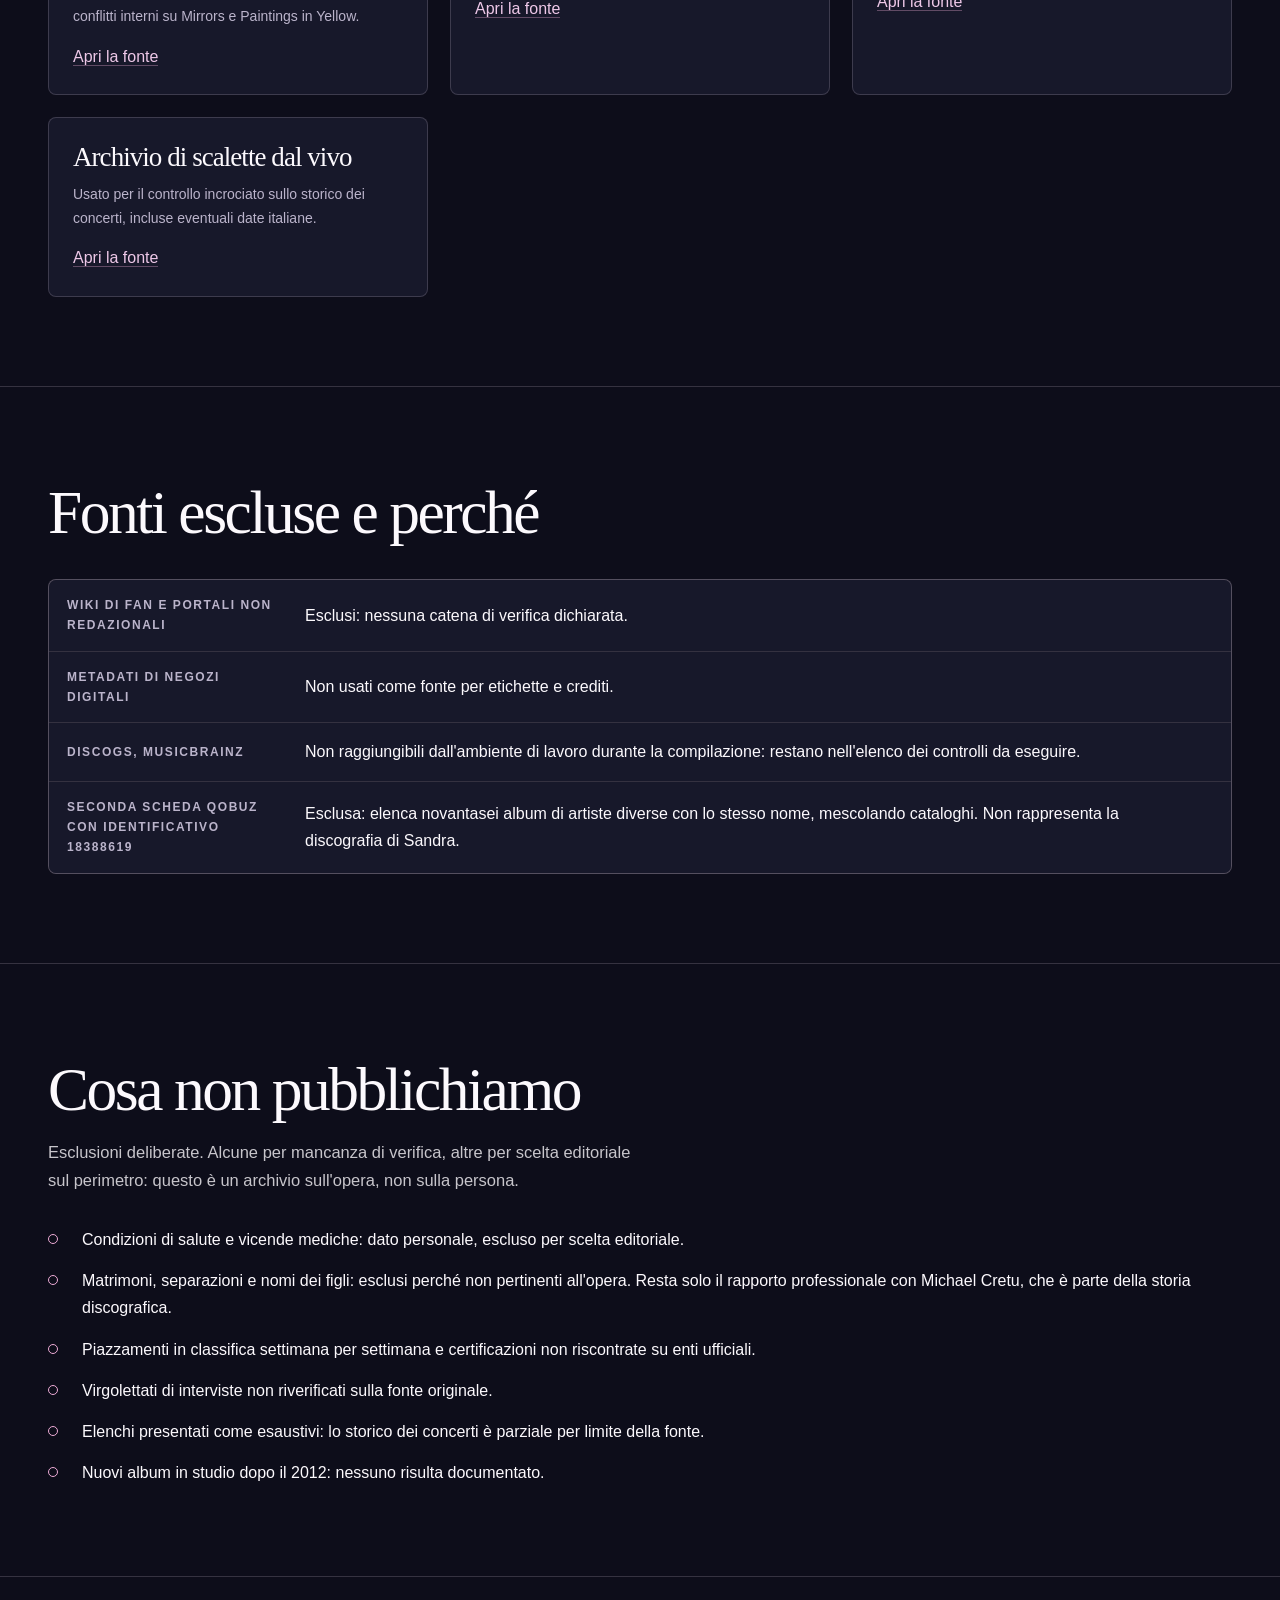
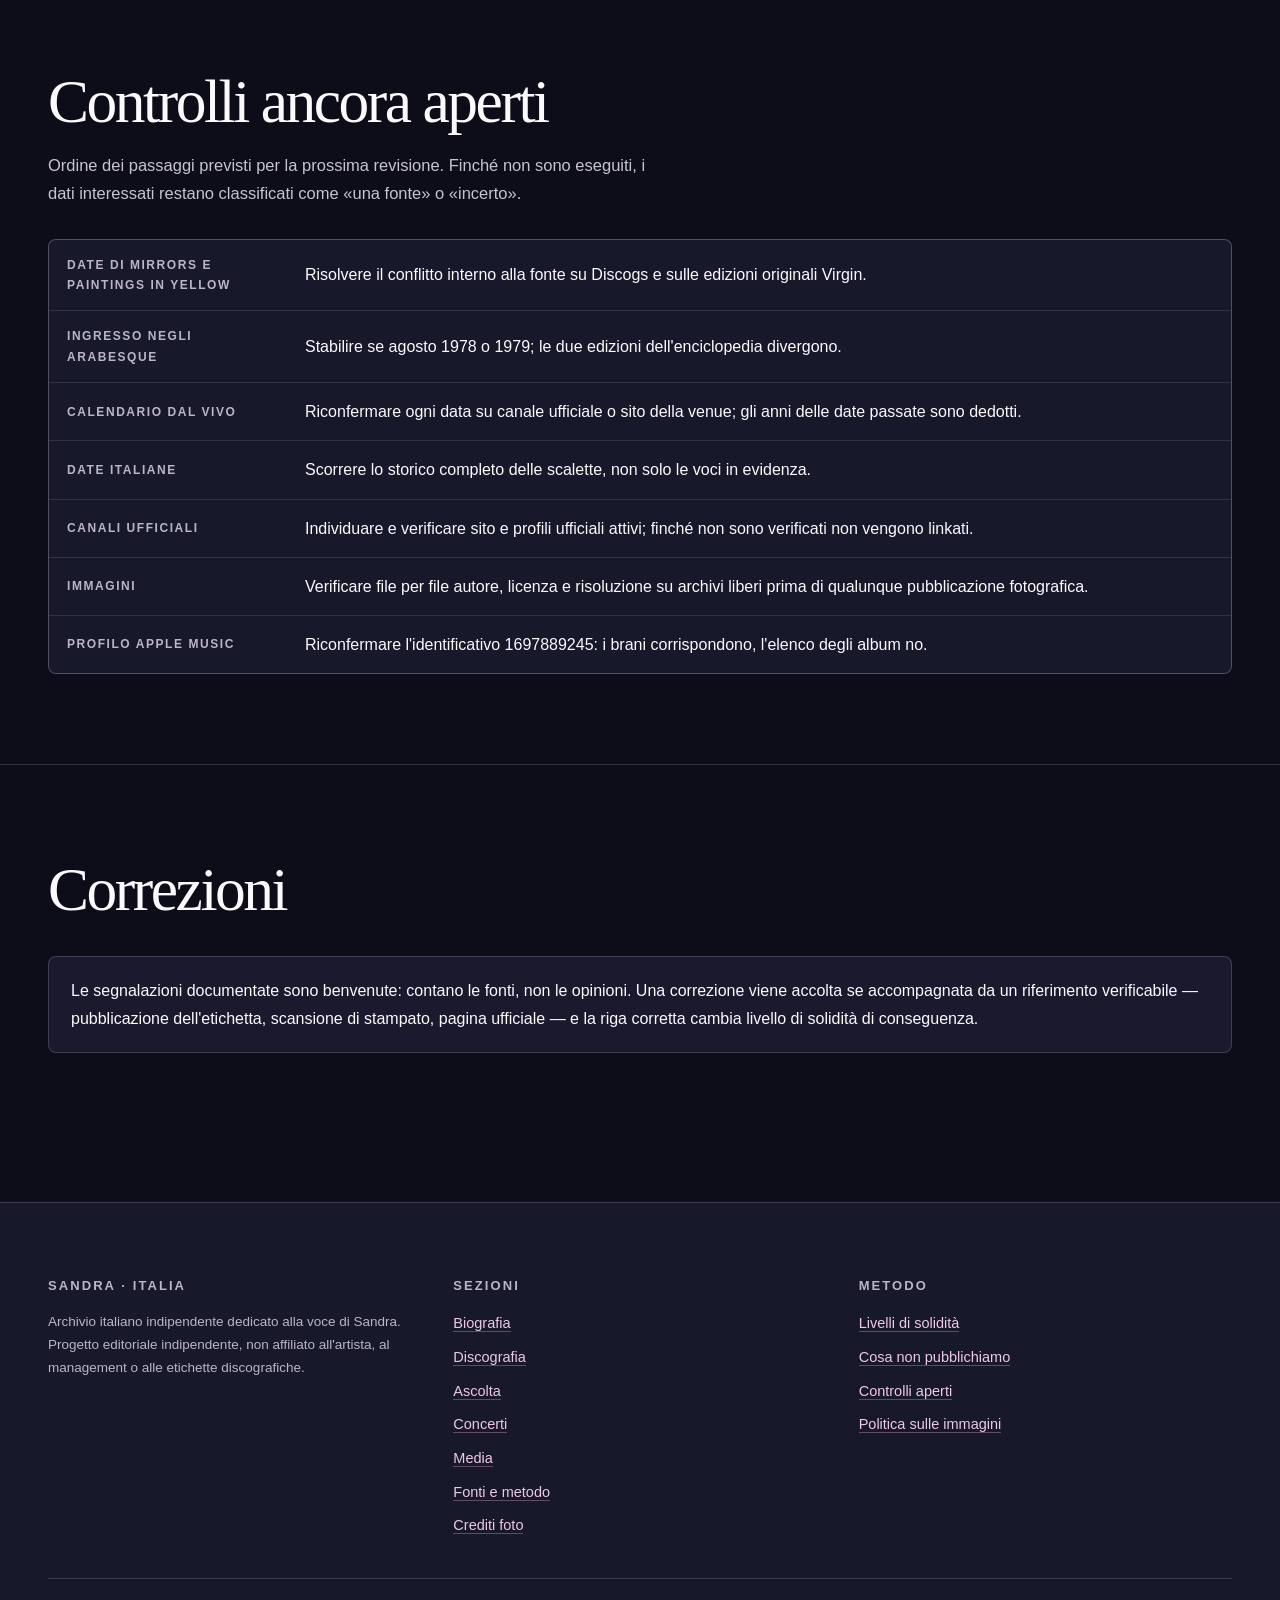
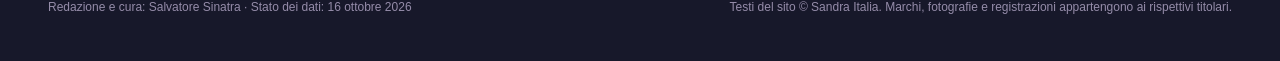
<file: fonti.html>
<!doctype html>
<html lang="it">
<head>
<meta charset="utf-8">
<meta name="viewport" content="width=device-width, initial-scale=1">
<title>Fonti e metodo — Sandra · Italia</title>
<meta name="description" content="Metodo di verifica dell&#x27;archivio Sandra Italia: livelli di solidità, fonti usate, fonti escluse e controlli ancora aperti.">
<meta name="author" content="Salvatore Sinatra">
<meta name="robots" content="index, follow">
<meta property="og:type" content="website">
<meta property="og:locale" content="it_IT">
<meta property="og:site_name" content="Sandra Italia">
<meta property="og:title" content="Fonti e metodo — Sandra · Italia">
<meta property="og:description" content="Metodo di verifica dell'archivio Sandra Italia: livelli di solidità, fonti usate, fonti escluse e controlli ancora aperti.">
<meta name="twitter:card" content="summary">
<link rel="canonical" href="https://salvatoresinatra0001-ux.github.io/sandra-italia/fonti.html">
<link rel="preconnect" href="https://fonts.googleapis.com">
<link rel="preconnect" href="https://fonts.gstatic.com" crossorigin>
<link rel="stylesheet" href="https://fonts.googleapis.com/css2?family=Marcellus&family=Karla:wght@400;500;700&display=swap">
<link rel="stylesheet" href="./assets/css/style.css?v=3.1">
<link rel="icon" href="./assets/img/favicon.svg" type="image/svg+xml">
  <meta property="og:url" content="https://salvatoresinatra0001-ux.github.io/sandra-italia/fonti.html">
  <meta name="twitter:title" content="Fonti e metodo — Sandra · Italia">
  <meta name="twitter:description" content="Metodo di verifica dell'archivio Sandra Italia: livelli di solidità, fonti usate, fonti escluse e controlli ancora aperti.">
  <script type="application/ld+json">{"@context":"https://schema.org","@type":"WebPage","name":"Fonti e metodo — Sandra · Italia","url":"https://salvatoresinatra0001-ux.github.io/sandra-italia/fonti.html","description":"Metodo di verifica dell'archivio Sandra Italia: livelli di solidità, fonti usate, fonti escluse e controlli ancora aperti.","inLanguage":"it-IT","isPartOf":{"@type":"WebSite","name":"Sandra Italia","url":"https://salvatoresinatra0001-ux.github.io/sandra-italia/"}}</script>
</head>
<body data-site="sandra">
<a class="skip" href="#main">Salta al contenuto</a>
<header class="site-head">
  <div class="wrap head-row">
    <a class="brand" href="./index.html">
      <span class="brand-name">Sandra</span>
      <span class="brand-tag">Italia</span>
    </a>
    <button class="nav-toggle" type="button" aria-expanded="false" aria-controls="nav">Menu</button>
    <nav id="nav" aria-label="Navigazione principale">
      <ul>
        <li><a href="./index.html">Home</a></li>
        <li><a href="./biografia.html">Biografia</a></li>
        <li><a href="./discografia.html">Discografia</a></li>
        <li><a href="./ascolta.html">Ascolta</a></li>
        <li><a href="./concerti.html">Concerti</a></li>
        <li><a href="./media.html">Media</a></li>
        <li><a href="./edizioni.html">Edizioni</a></li>
        <li><a href="./fotografie.html">Fotografie</a></li>
        <li><a href="./fonti.html" aria-current="page">Fonti e metodo</a></li>
        <li><a href="./crediti-foto.html">Crediti foto</a></li>
      </ul>
    </nav>
  </div>
</header>
<main id="main">
<section>
<div class="wrap">
  <div class="sec-head">
    <p class="kicker">Fonti e metodo</p>
    <h1>Perché ogni dato porta un'etichetta</h1>
    <p class="sec-intro">Un archivio su un'artista con quarant'anni di pubblicazioni accumula
    inevitabilmente dati di qualità diversa. Invece di appiattirli in un unico tono di certezza,
    questo sito dichiara per ciascuno quanto è sostenuto.</p>
  </div>
</div>
</section>

<section id="solidita">
<div class="wrap">
  <div class="sec-head"><h2>I tre livelli di solidità</h2></div>
  <div class="grid g3">
    <div class="card"><p><span class="sol s-solid"><span class="sol-dot" aria-hidden="true"></span>Solido</span></p><p class="slot-note">Almeno due fonti indipendenti, o
    fonti primarie coerenti fra loro: sito ufficiale, etichetta, distributore.</p></div>
    <div class="card"><p><span class="sol s-one"><span class="sol-dot" aria-hidden="true"></span>Una fonte</span></p><p class="slot-note">Un solo riscontro. Il dato viene
    pubblicato ma non presentato come definitivo. Le edizioni linguistiche della stessa enciclopedia
    contano come una fonte sola.</p></div>
    <div class="card"><p><span class="sol s-weak"><span class="sol-dot" aria-hidden="true"></span>Incerto</span></p><p class="slot-note">Fonti in conflitto, oppure dato
    dedotto. Le date incerte vengono pubblicate solo come mese e anno, o con il conflitto esplicitato.</p></div>
  </div>
  <div class="note ok" style="margin-top:28px"><p><strong>Precisione e solidità sono due cose
  diverse.</strong> La precisione dice fino a quale livello la data è documentata — giorno, mese,
  anno. La solidità dice quante fonti la sostengono. Una data al giorno può essere debole; una data
  al solo anno può essere solidissima.</p></div>
</div>
</section>

<section id="fonti-usate">
<div class="wrap">
  <div class="sec-head"><h2>Fonti utilizzate</h2>
  <p class="sec-intro">Elenco completo delle fonti su cui si basa questa versione.</p></div>
  <div class="grid g2"><div class="card">
  <h3>Enciclopedia collaborativa, edizioni inglese e tedesca</h3>
  <p class="slot-note">Biografia, discografia, date degli album. Per lo standard di questo archivio le diverse edizioni linguistiche della stessa enciclopedia contano come <strong>una sola fonte</strong>; le due edizioni presentano inoltre conflitti interni su Mirrors e Paintings in Yellow.</p>
  <p><a href="https://en.wikipedia.org/wiki/Sandra_(singer)" rel="nofollow noopener" target="_blank">Apri la fonte</a></p>
</div><div class="card">
  <h3>Pagina Bandcamp ufficiale del catalogo</h3>
  <p class="slot-note">Fonte primaria per l'edizione The Very Best Of del 20 febbraio 2024, ventiquattro tracce, Maschina Records.</p>
  <p><a href="https://sandramusic.bandcamp.com/" rel="nofollow noopener" target="_blank">Apri la fonte</a></p>
</div><div class="card">
  <h3>Aggregatore di date dal vivo</h3>
  <p class="slot-note">Calendario dei concerti 2026–2027 e storico parziale. Fonte secondaria: ogni data va riconfermata su canale ufficiale o venue prima di essere presentata come certa.</p>
  <p><a href="https://www.songkick.com/artists/349594-sandra" rel="nofollow noopener" target="_blank">Apri la fonte</a></p>
</div><div class="card">
  <h3>Archivio di scalette dal vivo</h3>
  <p class="slot-note">Usato per il controllo incrociato sullo storico dei concerti, incluse eventuali date italiane.</p>
  <p><a href="https://www.setlist.fm/setlists/sandra-63d6b2c7.html" rel="nofollow noopener" target="_blank">Apri la fonte</a></p>
</div></div>
</div>
</section>

<section id="fonti-escluse">
<div class="wrap">
  <div class="sec-head"><h2>Fonti escluse e perché</h2></div>
  <dl class="dl"><div class="dl-row"><dt>Wiki di fan e portali non redazionali</dt><dd>Esclusi: nessuna catena di verifica dichiarata.</dd><dd></dd></div><div class="dl-row"><dt>Metadati di negozi digitali</dt><dd>Non usati come fonte per etichette e crediti.</dd><dd></dd></div><div class="dl-row"><dt>Discogs, MusicBrainz</dt><dd>Non raggiungibili dall'ambiente di lavoro durante la compilazione: restano nell'elenco dei controlli da eseguire.</dd><dd></dd></div><div class="dl-row"><dt>Seconda scheda Qobuz con identificativo 18388619</dt><dd>Esclusa: elenca novantasei album di artiste diverse con lo stesso nome, mescolando cataloghi. Non rappresenta la discografia di Sandra.</dd><dd></dd></div></dl>
</div>
</section>

<section id="non-pubblicato">
<div class="wrap">
  <div class="sec-head"><h2>Cosa non pubblichiamo</h2>
  <p class="sec-intro">Esclusioni deliberate. Alcune per mancanza di verifica, altre per scelta
  editoriale sul perimetro: questo è un archivio sull'opera, non sulla persona.</p></div>
  <ul class="ticks"><li>Condizioni di salute e vicende mediche: dato personale, escluso per scelta editoriale.</li><li>Matrimoni, separazioni e nomi dei figli: esclusi perché non pertinenti all'opera. Resta solo il rapporto professionale con Michael Cretu, che è parte della storia discografica.</li><li>Piazzamenti in classifica settimana per settimana e certificazioni non riscontrate su enti ufficiali.</li><li>Virgolettati di interviste non riverificati sulla fonte originale.</li><li>Elenchi presentati come esaustivi: lo storico dei concerti è parziale per limite della fonte.</li><li>Nuovi album in studio dopo il 2012: nessuno risulta documentato.</li></ul>
</div>
</section>

<section id="controlli">
<div class="wrap">
  <div class="sec-head"><h2>Controlli ancora aperti</h2>
  <p class="sec-intro">Ordine dei passaggi previsti per la prossima revisione. Finché non sono
  eseguiti, i dati interessati restano classificati come «una fonte» o «incerto».</p></div>
  <dl class="dl"><div class="dl-row"><dt>Date di Mirrors e Paintings in Yellow</dt><dd>Risolvere il conflitto interno alla fonte su Discogs e sulle edizioni originali Virgin.</dd><dd></dd></div><div class="dl-row"><dt>Ingresso negli Arabesque</dt><dd>Stabilire se agosto 1978 o 1979; le due edizioni dell'enciclopedia divergono.</dd><dd></dd></div><div class="dl-row"><dt>Calendario dal vivo</dt><dd>Riconfermare ogni data su canale ufficiale o sito della venue; gli anni delle date passate sono dedotti.</dd><dd></dd></div><div class="dl-row"><dt>Date italiane</dt><dd>Scorrere lo storico completo delle scalette, non solo le voci in evidenza.</dd><dd></dd></div><div class="dl-row"><dt>Canali ufficiali</dt><dd>Individuare e verificare sito e profili ufficiali attivi; finché non sono verificati non vengono linkati.</dd><dd></dd></div><div class="dl-row"><dt>Immagini</dt><dd>Verificare file per file autore, licenza e risoluzione su archivi liberi prima di qualunque pubblicazione fotografica.</dd><dd></dd></div><div class="dl-row"><dt>Profilo Apple Music</dt><dd>Riconfermare l'identificativo 1697889245: i brani corrispondono, l'elenco degli album no.</dd><dd></dd></div></dl>
</div>
</section>

<section>
<div class="wrap">
  <div class="sec-head"><h2>Correzioni</h2></div>
  <div class="note"><p>Le segnalazioni documentate sono benvenute: contano le fonti, non le
  opinioni. Una correzione viene accolta se accompagnata da un riferimento verificabile —
  pubblicazione dell'etichetta, scansione di stampato, pagina ufficiale — e la riga corretta cambia
  livello di solidità di conseguenza.</p></div>
</div>
</section></main>
<footer class="site-foot">
  <div class="wrap">
    <div class="foot-grid">
      <div>
        <h4>Sandra · Italia</h4>
        <p class="disclaimer">Archivio italiano indipendente dedicato alla voce di Sandra. Progetto editoriale indipendente,
        non affiliato all'artista, al management o alle etichette discografiche.</p>
      </div>
      <div>
        <h4>Sezioni</h4>
        <ul>
        <li><a href="./biografia.html">Biografia</a></li>
        <li><a href="./discografia.html">Discografia</a></li>
        <li><a href="./ascolta.html">Ascolta</a></li>
        <li><a href="./concerti.html">Concerti</a></li>
        <li><a href="./media.html">Media</a></li>
        <li><a href="./fonti.html">Fonti e metodo</a></li>
        <li><a href="./crediti-foto.html">Crediti foto</a></li>
        </ul>
      </div>
      <div>
        <h4>Metodo</h4>
        <ul>
          <li><a href="./fonti.html#solidita">Livelli di solidità</a></li>
          <li><a href="./fonti.html#non-pubblicato">Cosa non pubblichiamo</a></li>
          <li><a href="./fonti.html#controlli">Controlli aperti</a></li>
          <li><a href="./crediti-foto.html">Politica sulle immagini</a></li>
        </ul>
      </div>
    </div>
    <div class="foot-bottom">
      <span>Redazione e cura: Salvatore Sinatra · Stato dei dati: 16 ottobre 2026</span>
      <span>Testi del sito © Sandra Italia. Marchi, fotografie e registrazioni appartengono ai rispettivi titolari.</span>
    </div>
  </div>
</footer>
<script src="./assets/js/site.js?v=3.1" defer></script>
</body>
</html>
</file>
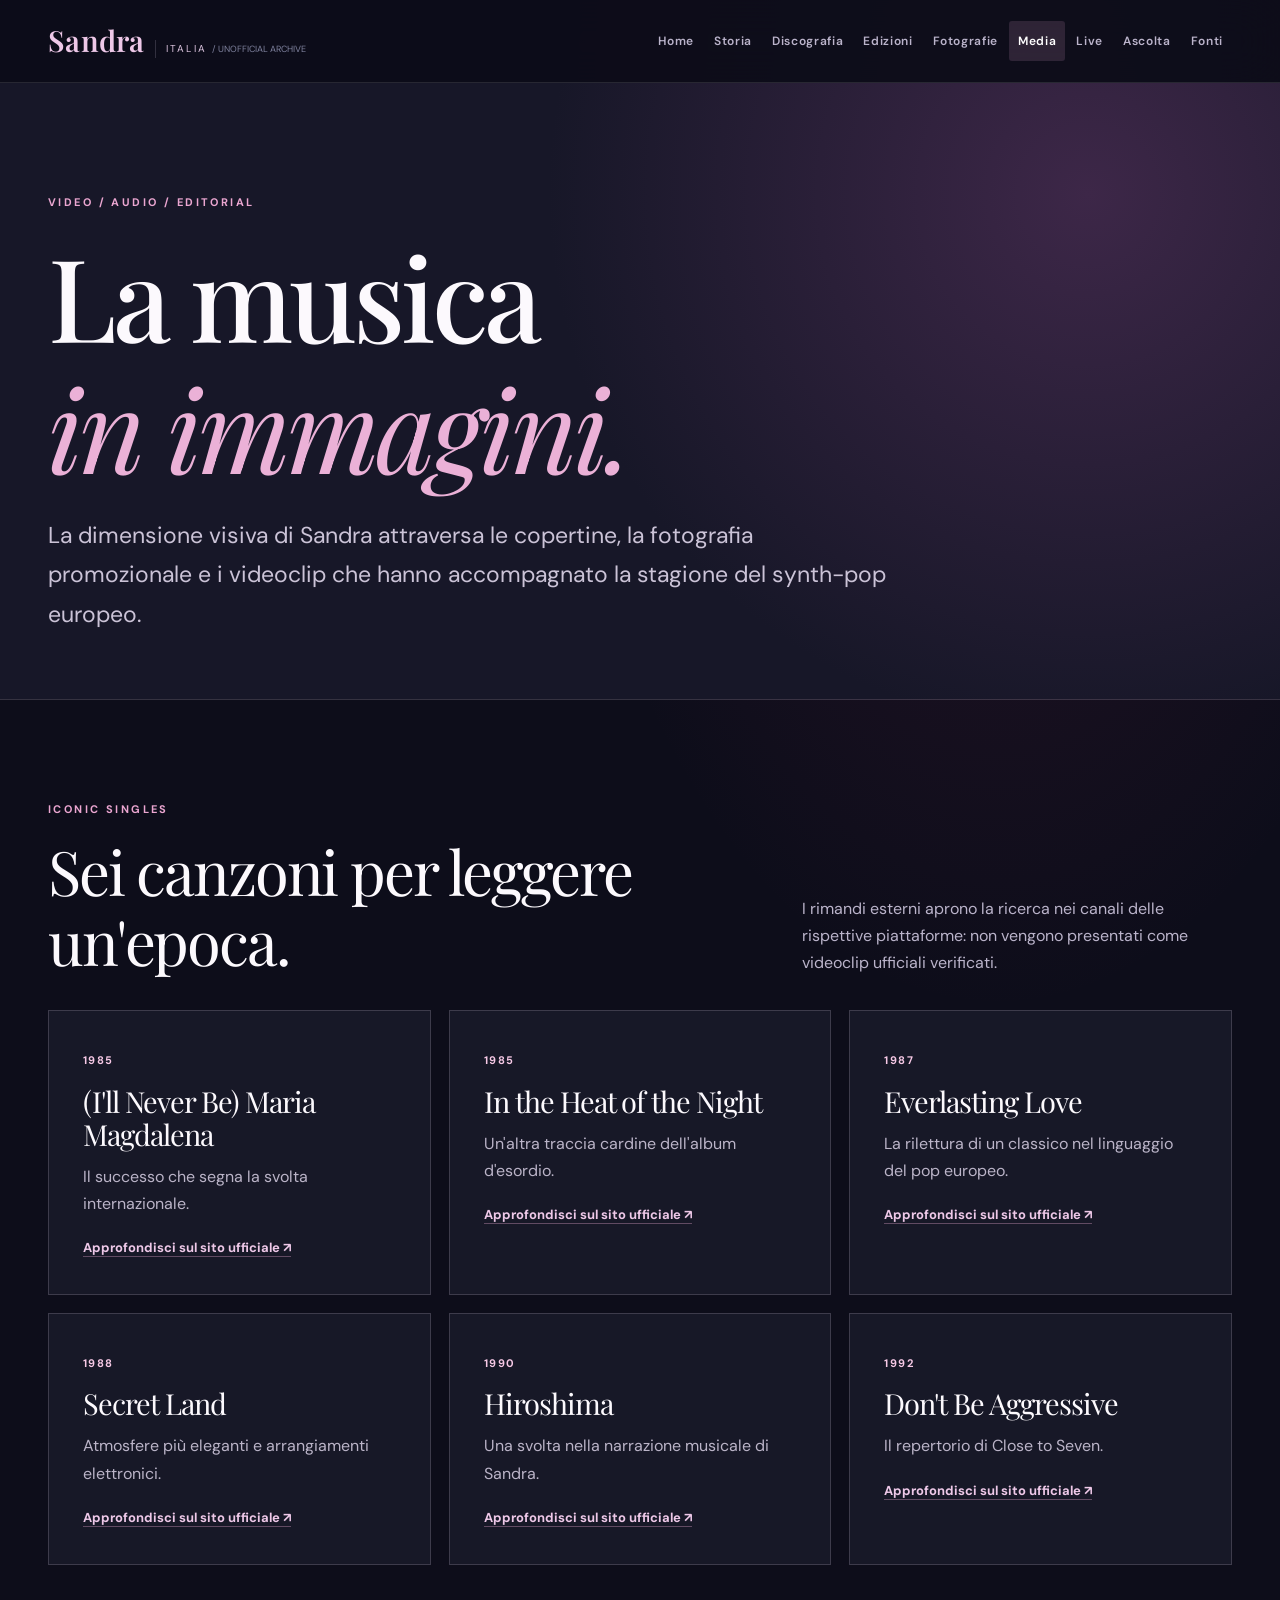
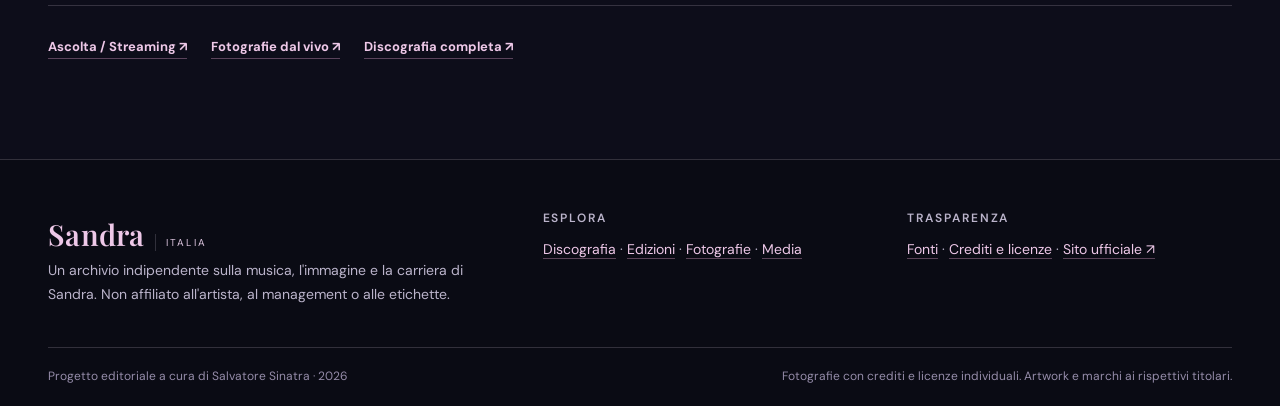
<file: media.html>
<!doctype html><html lang="it"><head><meta charset="utf-8"><meta name="viewport" content="width=device-width, initial-scale=1"><meta name="theme-color" content="#111025"><meta name="author" content="Salvatore Sinatra"><title>Media · La musica e l'immagine — Sandra Italia</title><meta name="description" content="Videoclip, singoli e risorse ufficiali di Sandra: Maria Magdalena, Secret Land, Hiroshima e altre registrazioni."><meta property="og:type" content="website"><meta property="og:locale" content="it_IT"><meta property="og:site_name" content="Sandra Italia"><meta property="og:title" content="Media · La musica e l'immagine — Sandra Italia"><meta property="og:description" content="Videoclip, singoli e risorse ufficiali di Sandra: Maria Magdalena, Secret Land, Hiroshima e altre registrazioni."><meta name="twitter:card" content="summary"><link rel="canonical" href="https://salvatoresinatra0001-ux.github.io/sandra-italia/media.html"><link rel="icon" href="./assets/img/favicon.svg" type="image/svg+xml"><link rel="preconnect" href="https://fonts.googleapis.com"><link rel="stylesheet" href="https://fonts.googleapis.com/css2?family=DM+Sans:wght@400;500;600;700&family=Playfair+Display:wght@400;500;600;700&display=swap"><link rel="stylesheet" href="./assets/css/style.css?v=3.1">  <meta property="og:url" content="https://salvatoresinatra0001-ux.github.io/sandra-italia/media.html">
  <meta name="twitter:title" content="Media · La musica e l'immagine — Sandra Italia">
  <meta name="twitter:description" content="Videoclip, singoli e risorse ufficiali di Sandra: Maria Magdalena, Secret Land, Hiroshima e altre registrazioni.">
  <script type="application/ld+json">{"@context":"https://schema.org","@type":"WebPage","name":"Media · La musica e l'immagine — Sandra Italia","url":"https://salvatoresinatra0001-ux.github.io/sandra-italia/media.html","description":"Videoclip, singoli e risorse ufficiali di Sandra: Maria Magdalena, Secret Land, Hiroshima e altre registrazioni.","inLanguage":"it-IT","isPartOf":{"@type":"WebSite","name":"Sandra Italia","url":"https://salvatoresinatra0001-ux.github.io/sandra-italia/"}}</script>
</head><body class="redesign" data-site="sandra"><a class="skip" href="#main">Salta al contenuto</a><header class="site-head"><div class="wrap head-row"><a class="brand" href="./index.html" aria-label="Sandra Italia — Home"><span class="brand-name">Sandra</span><span class="brand-tag">Italia <em>/ Unofficial archive</em></span></a><button class="nav-toggle" type="button" aria-expanded="false" aria-controls="nav">Menu</button><nav id="nav" aria-label="Navigazione principale"><ul><li><a href="./index.html">Home</a></li><li><a href="./biografia.html">Storia</a></li><li><a href="./discografia.html">Discografia</a></li><li><a href="./edizioni.html">Edizioni</a></li><li><a href="./fotografie.html">Fotografie</a></li><li><a href="./media.html" aria-current="page">Media</a></li><li><a href="./concerti.html">Live</a></li><li><a href="./ascolta.html">Ascolta</a></li><li><a href="./fonti.html">Fonti</a></li></ul></nav></div></header><main id="main"><section class="editorial-page-intro"><div class="wrap"><p class="eyebrow">Video / Audio / Editorial</p><h1>La musica<br><i>in immagini.</i></h1><p class="lead">La dimensione visiva di Sandra attraversa le copertine, la fotografia promozionale e i videoclip che hanno accompagnato la stagione del synth-pop europeo.</p></div></section><section class="wrap editions-content"><div class="split-head"><div><p class="eyebrow">Iconic singles</p><h2>Sei canzoni per leggere un'epoca.</h2></div><p>I rimandi esterni aprono la ricerca nei canali delle rispettive piattaforme: non vengono presentati come videoclip ufficiali verificati.</p></div><div class="story-grid media-grid"><article><span class="story-year">1985</span><h3>(I'll Never Be) Maria Magdalena</h3><p>Il successo che segna la svolta internazionale.</p><a href="https://sandra-music.com/discography/1985-ill-never-be-maria-magdalena/" target="_blank" rel="noopener">Approfondisci sul sito ufficiale ↗</a></article><article><span class="story-year">1985</span><h3>In the Heat of the Night</h3><p>Un'altra traccia cardine dell'album d'esordio.</p><a href="https://sandra-music.com/discography/" target="_blank" rel="noopener">Approfondisci sul sito ufficiale ↗</a></article><article><span class="story-year">1987</span><h3>Everlasting Love</h3><p>La rilettura di un classico nel linguaggio del pop europeo.</p><a href="https://sandra-music.com/discography/" target="_blank" rel="noopener">Approfondisci sul sito ufficiale ↗</a></article><article><span class="story-year">1988</span><h3>Secret Land</h3><p>Atmosfere più eleganti e arrangiamenti elettronici.</p><a href="https://sandra-music.com/discography/" target="_blank" rel="noopener">Approfondisci sul sito ufficiale ↗</a></article><article><span class="story-year">1990</span><h3>Hiroshima</h3><p>Una svolta nella narrazione musicale di Sandra.</p><a href="https://sandra-music.com/discography/" target="_blank" rel="noopener">Approfondisci sul sito ufficiale ↗</a></article><article><span class="story-year">1992</span><h3>Don't Be Aggressive</h3><p>Il repertorio di Close to Seven.</p><a href="https://sandra-music.com/discography/" target="_blank" rel="noopener">Approfondisci sul sito ufficiale ↗</a></article></div><div class="resource-links"><a href="./ascolta.html">Ascolta / Streaming ↗</a><a href="./fotografie.html">Fotografie dal vivo ↗</a><a href="./discografia.html">Discografia completa ↗</a></div></section></main><footer class="site-footer editorial-footer"><div class="wrap"><div class="footer-main"><div><a class="brand footer-brand" href="./index.html"><span class="brand-name">Sandra</span><span class="brand-tag">Italia</span></a><p>Un archivio indipendente sulla musica, l'immagine e la carriera di Sandra. Non affiliato all'artista, al management o alle etichette.</p></div><div><h4>Esplora</h4><p><a href="./discografia.html">Discografia</a> · <a href="./edizioni.html">Edizioni</a> · <a href="./fotografie.html">Fotografie</a> · <a href="./media.html">Media</a></p></div><div><h4>Trasparenza</h4><p><a href="./fonti.html">Fonti</a> · <a href="./crediti-foto.html">Crediti e licenze</a> · <a href="https://sandra-music.com/" target="_blank" rel="noopener">Sito ufficiale ↗</a></p></div></div><div class="foot-bottom"><span>Progetto editoriale a cura di Salvatore Sinatra · 2026</span><span>Fotografie con crediti e licenze individuali. Artwork e marchi ai rispettivi titolari.</span></div></div></footer><script src="./assets/js/site.js?v=3.1" defer></script></body></html>
</file>
<file: assets/css/style.css>
:root {
  --ground: #0c0815;
  --surface: #1b1127;
  --surface-2: #281930;
  --line: #614057;
  --ink: #fff5f5;
  --muted: #ceb7bf;
  --accent: #da7299;
  --accent-soft: #ffd3df;
  --accent-2: #b889d4;
  --display: 'Marcellus', Georgia, serif;
  --body: 'Karla', system-ui, sans-serif;
  --wrap: 1180px;
  --gut: clamp(18px, 4vw, 48px);
  --r: 14px;
  color-scheme: dark;
}

*, *::before, *::after { box-sizing: border-box; }

html { -webkit-text-size-adjust: 100%; scroll-behavior: smooth; }
@media (prefers-reduced-motion: reduce) {
  html { scroll-behavior: auto; }
  * { animation: none !important; transition: none !important; }
}

body {
  margin: 0;
  background: var(--ground);
  color: var(--ink);
  font-family: var(--body);
  font-size: 17px;
  line-height: 1.65;
  overflow-x: hidden;
  -webkit-font-smoothing: antialiased;
}

img, svg { max-width: 100%; display: block; }

a { color: var(--accent-soft); text-decoration: none; border-bottom: 1px solid color-mix(in srgb, var(--accent-soft) 40%, transparent); }
a:hover { color: var(--ink); border-bottom-color: var(--ink); }
a:focus-visible, button:focus-visible, summary:focus-visible {
  outline: 2px solid var(--accent-soft); outline-offset: 3px; border-radius: 2px;
}

.skip {
  position: absolute; left: -9999px; top: 0; z-index: 99;
  background: var(--accent); color: #fff; padding: 12px 18px; font-weight: 600;
}
.skip:focus { left: 12px; top: 12px; }

.wrap { width: 100%; max-width: var(--wrap); margin-inline: auto; padding-inline: var(--gut); }

/* ---------- header ---------- */
.site-head {
  position: sticky; top: 0; z-index: 40;
  background: color-mix(in srgb, var(--ground) 92%, transparent);
  backdrop-filter: blur(10px);
  border-bottom: 1px solid var(--line);
}
.head-row { display: flex; align-items: center; justify-content: space-between; gap: 16px; min-height: 68px; }
.brand { display: flex; align-items: baseline; gap: 10px; border: 0; }
.brand:hover { border: 0; }
.brand-name { font-family: var(--display); font-size: 21px; letter-spacing: .01em; color: var(--ink); }
.brand-tag {
  font-size: 10px; letter-spacing: .22em; text-transform: uppercase; color: var(--muted);
  border-left: 1px solid var(--line); padding-left: 10px;
}

.nav-toggle {
  display: none; background: transparent; border: 1px solid var(--line); color: var(--ink);
  font: inherit; font-size: 13px; letter-spacing: .12em; text-transform: uppercase;
  padding: 9px 14px; cursor: pointer; border-radius: var(--r); min-height: 44px;
}
nav ul { display: flex; gap: 2px; list-style: none; margin: 0; padding: 0; flex-wrap: wrap; }
nav a {
  display: block; border: 0; padding: 9px 12px; font-size: 13.5px; color: var(--muted);
  letter-spacing: .02em; border-radius: var(--r);
}
nav a:hover { color: var(--ink); background: var(--surface); border: 0; }
nav a[aria-current="page"] { color: var(--ink); background: var(--surface-2); }

@media (max-width: 920px) {
  .nav-toggle { display: block; }
  nav { display: none; width: 100%; padding-bottom: 14px; }
  nav.open { display: block; }
  nav ul { flex-direction: column; gap: 0; }
  nav a { padding: 13px 4px; border-bottom: 1px solid var(--line); border-radius: 0; }
  .head-row { flex-wrap: wrap; }
}

/* ---------- hero ---------- */
.hero { position: relative; padding: clamp(56px, 11vw, 132px) 0 clamp(40px, 7vw, 84px); overflow: hidden; }
.hero-motif { position: absolute; inset: 0; pointer-events: none; opacity: .5; }
.hero-grid { position: relative; display: grid; grid-template-columns: minmax(0, 1.15fr) minmax(0, 1fr); gap: clamp(28px, 5vw, 72px); align-items: end; }
@media (max-width: 860px) { .hero-grid { grid-template-columns: 1fr; align-items: start; } }

.kicker {
  font-size: 10.5px; letter-spacing: .26em; text-transform: uppercase; color: var(--muted);
  margin: 0 0 22px; display: flex; align-items: center; gap: 12px;
}
.kicker::before { content: ""; width: 34px; height: 1px; background: var(--accent); flex: none; }

h1 {
  font-family: var(--display); font-weight: 400;
  font-size: clamp(54px, 13vw, 132px); line-height: .92; letter-spacing: -.015em;
  margin: 0 0 24px;
}
.hero-lead { font-size: clamp(16.5px, 1.6vw, 19px); color: color-mix(in srgb, var(--ink) 84%, var(--ground)); max-width: 54ch; margin: 0; }

.facts { display: grid; grid-template-columns: repeat(2, minmax(0, 1fr)); gap: 1px; background: var(--line); border: 1px solid var(--line); border-radius: var(--r); overflow: hidden; }
.fact { background: var(--surface); padding: 20px 18px; }
.fact-n { font-family: var(--display); font-size: clamp(28px, 3.4vw, 40px); line-height: 1; color: var(--accent-soft); }
.fact-l { font-size: 12.5px; color: var(--muted); margin-top: 8px; line-height: 1.45; }

/* ---------- alert ---------- */
.alert {
  border: 1px solid var(--line); border-left: 3px solid var(--accent);
  background: var(--surface); padding: 20px 22px; border-radius: var(--r);
  display: grid; gap: 10px; margin: 0;
}
.alert-top { display: flex; align-items: center; gap: 14px; flex-wrap: wrap; }
.alert-label { font-size: 10.5px; letter-spacing: .2em; text-transform: uppercase; color: var(--accent-soft); }

/* ---------- sections ---------- */
section { padding: clamp(46px, 7vw, 92px) 0; border-top: 1px solid var(--line); }
section:first-of-type { border-top: 0; }
.sec-head { display: grid; gap: 14px; margin-bottom: clamp(26px, 4vw, 46px); max-width: 68ch; }
h2 { font-family: var(--display); font-weight: 400; font-size: clamp(30px, 4.6vw, 50px); line-height: 1.08; letter-spacing: -.01em; margin: 0; }
h3 { font-family: var(--display); font-weight: 400; font-size: clamp(21px, 2.4vw, 27px); line-height: 1.2; margin: 0 0 10px; }
h4 { font-size: 13px; letter-spacing: .16em; text-transform: uppercase; color: var(--muted); margin: 0 0 12px; font-weight: 600; }
p { margin: 0 0 1em; }
p:last-child { margin-bottom: 0; }
.sec-intro { color: color-mix(in srgb, var(--ink) 78%, var(--ground)); font-size: 16.5px; }

/* ---------- solidity chips ---------- */
.sol {
  display: inline-flex; align-items: center; gap: 7px; white-space: nowrap;
  font-size: 11.5px; letter-spacing: .06em; text-transform: uppercase;
  padding: 4px 10px 4px 8px; border: 1px solid var(--line); border-radius: 999px; color: var(--muted);
}
.sol-dot { width: 7px; height: 7px; border-radius: 50%; flex: none; }
.s-solid .sol-dot { background: #6fbf8f; }
.s-solid { color: #9ad6b0; border-color: color-mix(in srgb, #6fbf8f 36%, var(--line)); }
.s-one .sol-dot { background: var(--accent-2); }
.s-one { color: color-mix(in srgb, var(--accent-2) 82%, var(--ink)); border-color: color-mix(in srgb, var(--accent-2) 30%, var(--line)); }
.s-weak .sol-dot { background: #e0a94a; }
.s-weak { color: #f0c57f; border-color: color-mix(in srgb, #e0a94a 34%, var(--line)); }

.legend { display: flex; gap: 10px; flex-wrap: wrap; margin-bottom: 22px; }

/* ---------- tables ---------- */
.tbl-wrap { overflow-x: auto; border: 1px solid var(--line); border-radius: var(--r); background: var(--surface); }
table { width: 100%; border-collapse: collapse; min-width: 720px; font-size: 15px; }
caption { text-align: left; padding: 16px 18px 0; font-size: 12.5px; color: var(--muted); }
th, td { text-align: left; padding: 13px 16px; border-bottom: 1px solid var(--line); vertical-align: top; }
thead th {
  font-size: 10.5px; letter-spacing: .16em; text-transform: uppercase; color: var(--muted);
  font-weight: 600; background: var(--surface-2); position: sticky; top: 0;
}
tbody tr:last-child td { border-bottom: 0; }
tbody tr:hover td { background: var(--surface-2); }
td.t-title { font-family: var(--display); font-size: 17.5px; }
td.t-date { white-space: nowrap; font-variant-numeric: tabular-nums; }
td.t-note { color: var(--muted); font-size: 14px; max-width: 34ch; }

/* ---------- cards / grids ---------- */
.grid { display: grid; gap: clamp(16px, 2vw, 22px); }
.g2 { grid-template-columns: repeat(auto-fit, minmax(min(100%, 320px), 1fr)); }
.g3 { grid-template-columns: repeat(auto-fit, minmax(min(100%, 260px), 1fr)); }

.card { background: var(--surface); border: 1px solid var(--line); border-radius: var(--r); padding: 24px; }
.card.accent { border-left: 3px solid var(--accent); }

/* ---------- biografia timeline ---------- */
.era { display: grid; grid-template-columns: 180px minmax(0, 1fr); gap: clamp(20px, 4vw, 54px); padding: clamp(30px, 4vw, 48px) 0; border-top: 1px solid var(--line); }
.era:first-child { border-top: 0; padding-top: 0; }
@media (max-width: 760px) { .era { grid-template-columns: 1fr; gap: 16px; } }
.era-period { font-family: var(--display); font-size: clamp(22px, 2.6vw, 30px); color: var(--accent-soft); line-height: 1.1; position: sticky; top: 92px; align-self: start; }
@media (max-width: 760px) { .era-period { position: static; } }
.era-body p { max-width: 68ch; }
.markers { display: flex; gap: 10px; flex-wrap: wrap; margin-top: 22px; list-style: none; padding: 0; }
.markers li { border: 1px solid var(--line); border-radius: var(--r); padding: 10px 14px; background: var(--surface); }
.markers b { display: block; font-size: 11.5px; letter-spacing: .1em; text-transform: uppercase; color: var(--muted); font-weight: 600; }
.markers span { font-family: var(--display); font-size: 16px; }

/* ---------- definition rows ---------- */
.dl { display: grid; gap: 1px; background: var(--line); border: 1px solid var(--line); border-radius: var(--r); overflow: hidden; margin: 0; }
.dl-row { display: grid; grid-template-columns: 220px minmax(0, 1fr) auto; gap: 18px; background: var(--surface); padding: 15px 18px; align-items: center; }
@media (max-width: 760px) { .dl-row { grid-template-columns: 1fr; gap: 6px; } }
.dl-row dt { font-size: 12px; letter-spacing: .13em; text-transform: uppercase; color: var(--muted); font-weight: 600; }
.dl-row dd { margin: 0; }

/* ---------- media / photo slots ---------- */
.slot {
  border: 1px dashed color-mix(in srgb, var(--accent) 45%, var(--line));
  border-radius: var(--r); background: var(--surface);
  padding: 22px; display: grid; gap: 12px; align-content: start;
}
.slot-ratio {
  aspect-ratio: 16 / 9; border: 1px solid var(--line); border-radius: calc(var(--r) * .7);
  background:
    repeating-linear-gradient(135deg, color-mix(in srgb, var(--ink) 4%, transparent) 0 10px, transparent 10px 20px),
    var(--surface-2);
  display: grid; place-items: center; text-align: center; padding: 16px;
}
.slot-ratio span { font-size: 11.5px; letter-spacing: .16em; text-transform: uppercase; color: var(--muted); }
.slot-kind { font-size: 10.5px; letter-spacing: .2em; text-transform: uppercase; color: var(--accent-soft); }
.slot-note { font-size: 14px; color: var(--muted); }
.embed-card { border: 1px solid var(--line); border-radius: var(--r); background: var(--surface); padding: 22px; display: grid; gap: 12px; align-content: start; }
.embed-frame { border-radius: calc(var(--r) * .7); overflow: hidden; background: var(--surface-2); }
.embed-frame iframe { display: block; }

code { font-family: ui-monospace, "SFMono-Regular", Menlo, monospace; font-size: .88em; background: var(--surface-2); padding: 2px 6px; border-radius: 4px; border: 1px solid var(--line); }
pre { background: var(--surface-2); border: 1px solid var(--line); border-radius: var(--r); padding: 18px; overflow-x: auto; font-size: 13.5px; line-height: 1.55; }
pre code { background: none; border: 0; padding: 0; }

/* ---------- copertine ---------- */
.covers { display: grid; grid-template-columns: repeat(auto-fill, minmax(min(100%, 190px), 1fr)); gap: clamp(16px, 2vw, 26px); }
.cover { display: block; border: 0; }
.cover:hover { border: 0; }
.cover img {
  width: 100%; aspect-ratio: 1 / 1; object-fit: cover;
  border: 1px solid var(--line); border-radius: var(--r); background: var(--surface-2);
}
.cover:hover img { border-color: var(--accent); }
.cover-meta { margin-top: 10px; display: flex; align-items: baseline; justify-content: space-between; gap: 10px; }
.cover-title { font-family: var(--display); font-size: 16.5px; color: var(--ink); line-height: 1.25; }
.cover-year { font-size: 12px; color: var(--muted); font-variant-numeric: tabular-nums; flex: none; }
.cover-ph {
  width: 100%; aspect-ratio: 1 / 1; border: 1px dashed color-mix(in srgb, var(--accent) 45%, var(--line));
  border-radius: var(--r); background: var(--surface); display: grid; place-items: center;
  text-align: center; padding: 16px; font-size: 12px; color: var(--muted);
}

/* ---------- embed ---------- */
.embed {
  border: 1px solid var(--line); border-radius: var(--r); background: var(--surface); overflow: hidden;
}
.embed iframe { display: block; width: 100%; height: 175px; border: 0; background: var(--surface); }
.embed-cap { padding: 14px 18px; border-top: 1px solid var(--line); font-size: 13.5px; color: var(--muted); }

/* ---------- piattaforme ---------- */
.plat { display: grid; gap: 1px; background: var(--line); border: 1px solid var(--line); border-radius: var(--r); overflow: hidden; }
.plat-row { display: grid; grid-template-columns: 180px auto minmax(0, 1fr); gap: 18px; background: var(--surface); padding: 16px 18px; align-items: start; }
@media (max-width: 760px) { .plat-row { grid-template-columns: 1fr; gap: 8px; } }
.plat-name { font-family: var(--display); font-size: 18px; }
.plat-note { font-size: 14px; color: var(--muted); }
.st { font-size: 11px; letter-spacing: .08em; text-transform: uppercase; padding: 4px 10px; border-radius: 999px; border: 1px solid var(--line); color: var(--muted); white-space: nowrap; }
.st-ok { color: #9ad6b0; border-color: color-mix(in srgb, #6fbf8f 36%, var(--line)); }
.st-no { color: var(--muted); }
.st-tbd { color: #f0c57f; border-color: color-mix(in srgb, #e0a94a 34%, var(--line)); }

/* ---------- lists ---------- */
ul.plain, ol.plain { margin: 0; padding-left: 1.15em; }
ul.plain li, ol.plain li { margin-bottom: .6em; }
ul.plain li:last-child, ol.plain li:last-child { margin-bottom: 0; }
ul.ticks { list-style: none; margin: 0; padding: 0; display: grid; gap: 14px; }
ul.ticks li { display: grid; grid-template-columns: 22px minmax(0, 1fr); gap: 12px; align-items: start; }
ul.ticks li::before { content: ""; width: 10px; height: 10px; margin-top: 8px; border: 1px solid var(--accent); border-radius: 50%; }

/* ---------- callout ---------- */
.note { border: 1px solid var(--line); background: var(--surface-2); border-radius: var(--r); padding: 20px 22px; }
.note.warn { border-left: 3px solid #e0a94a; }
.note.ok { border-left: 3px solid #6fbf8f; }

/* ---------- footer ---------- */
.site-foot { border-top: 1px solid var(--line); padding: clamp(40px, 6vw, 72px) 0 44px; background: var(--surface); }
.foot-grid { display: grid; grid-template-columns: repeat(auto-fit, minmax(min(100%, 230px), 1fr)); gap: 32px; }
.foot-grid h4 { margin-bottom: 14px; }
.foot-grid ul { list-style: none; margin: 0; padding: 0; display: grid; gap: 9px; font-size: 14.5px; }
.foot-bottom { margin-top: 40px; padding-top: 24px; border-top: 1px solid var(--line); display: flex; justify-content: space-between; gap: 18px; flex-wrap: wrap; font-size: 13px; color: var(--muted); }
.disclaimer { max-width: 70ch; font-size: 13.5px; color: var(--muted); }

/* ---------- misc ---------- */
.stack { display: grid; gap: clamp(20px, 3vw, 32px); }
.pill-row { display: flex; gap: 10px; flex-wrap: wrap; }
.pill { border: 1px solid var(--line); border-radius: 999px; padding: 7px 15px; font-size: 13px; color: var(--muted); background: var(--surface); }
.cta-row { display: flex; gap: 14px; flex-wrap: wrap; margin-top: 30px; }
.btn {
  display: inline-flex; align-items: center; gap: 10px; min-height: 46px;
  padding: 12px 22px; border: 1px solid var(--accent); color: var(--ink);
  font-size: 14px; letter-spacing: .04em; border-radius: var(--r); background: transparent;
}
.btn:hover { background: var(--accent); color: #fff; border-color: var(--accent); }
.btn.ghost { border-color: var(--line); }
.btn.ghost:hover { background: var(--surface-2); color: var(--ink); border-color: var(--line); }


/* Sandra Italia · editorial redesign v3.0 · 2026-10-16 */
:root{--ground:#0d0d1a;--surface:#17182a;--surface-2:#22243c;--line:rgba(229,216,238,.18);--ink:#fcf9fd;--muted:#bbb4cb;--accent:#ecaad5;--accent-soft:#eec8e8;--accent-2:#b4b7ff;--display:'Playfair Display',Georgia,serif;--body:'DM Sans',Arial,sans-serif;--wrap:1320px;--r:8px}
body{background:#0d0d1a;color:var(--ink);font:400 16px/1.7 var(--body)}h1,h2,h3{font-family:var(--display);line-height:1.14;letter-spacing:-.035em}h2{font-size:clamp(35px,4.8vw,66px)}a{border-bottom-color:rgba(236,170,213,.35)}.wrap{max-width:var(--wrap)}
.site-head{background:rgba(13,13,26,.94);border-bottom:1px solid rgba(255,255,255,.11);backdrop-filter:blur(24px)}.head-row{min-height:82px;gap:10px}.brand-name{font-size:29px;font-family:var(--display);font-weight:600}.brand-tag{color:#ddc5df}.brand-tag em{font-size:9px;color:#7f829e;letter-spacing:0;font-style:normal}
nav a{font-size:12px;font-weight:600;letter-spacing:.055em;border-radius:3px;padding:10px 9px}nav a[aria-current="page"]{color:#fff;background:rgba(236,170,213,.15)}
.site-footer{background:#0a0b14;border-top:1px solid var(--line)}.site-footer .brand{display:inline-flex}.editorial-footer{padding:50px 0 20px}.footer-main{display:grid;grid-template-columns:1.4fr 1fr 1fr;gap:40px}.footer-main p{color:var(--muted);font-size:14px}.footer-main h4{font:600 12px var(--body);text-transform:uppercase;letter-spacing:.16em}.foot-bottom{margin-top:40px;padding-top:18px;border-top:1px solid var(--line);display:flex;justify-content:space-between;gap:20px;color:#958ca9;font-size:12px}
.studio-hero{background:radial-gradient(circle at 70% 20%,#292444 0,transparent 46%),linear-gradient(130deg,#111020,#141531 75%);overflow:hidden}.studio-hero-grid{min-height:690px;display:grid;grid-template-columns:1fr .82fr;align-items:center;gap:6%;padding-block:85px}.eyebrow{margin:0 0 18px;font-size:11px;text-transform:uppercase;letter-spacing:.22em;color:#eba6d1;font-weight:700}.studio-hero h1{font-size:clamp(63px,8.6vw,144px);margin:0;line-height:.99;letter-spacing:-.075em;font-weight:500}.studio-hero h1 i,.editorial-page-intro h1 i{font-weight:400;color:#ebb1d7}.studio-hero .lead{margin:30px 0;font-size:clamp(17px,1.65vw,22px);line-height:1.7;max-width:640px;color:#c8c3d4}.hero-buttons{display:flex;gap:12px;flex-wrap:wrap}.btn.editorial-btn,.btn.editorial-outline{border-radius:2px;font-weight:700;font-size:13px;letter-spacing:.01em;padding:14px 20px;display:inline-flex;gap:18px;align-items:center;justify-content:center;min-height:49px}.editorial-btn{background:#f1b3dd!important;color:#1c1221!important;border:1px solid #f1b3dd!important}.editorial-btn:hover{background:#fff!important;color:#18111e!important}.editorial-outline{border:1px solid #7f758c!important;color:#fff!important;background:transparent!important}.editorial-outline:hover{border-color:#fff!important}.hero-caption{color:#9992aa;font-size:11px;letter-spacing:.1em;text-transform:uppercase;margin:35px 0 0}.hero-visual{position:relative;min-width:0}.hero-visual>a{display:block;overflow:hidden;border:0;box-shadow:40px 30px 80px rgba(0,0,0,.3)}.hero-visual img{height:570px;width:100%;object-fit:cover;object-position:center;transition:transform .7s}.hero-visual>a:hover img{transform:scale(1.025)}.hero-photo-credit{display:block;padding-top:12px;font-size:11px;color:#bfb4c8}.hero-bottom{border-top:1px solid var(--line);background:rgba(0,0,0,.2)}.hero-bottom-inner{min-height:50px;display:flex;align-items:center;justify-content:space-between;color:#918b9f;text-transform:uppercase;font-size:10px;letter-spacing:.16em}
.split-head{display:flex;align-items:end;justify-content:space-between;gap:40px;margin:0 0 34px}.split-head h2{margin:0;max-width:730px}.split-head>p{max-width:430px;color:var(--muted);margin:0}.feature-section,.story-grid-section,.photo-gallery-section,.editions-content,.edition-path,.editorial-explain{padding-top:100px;padding-bottom:100px}.feature-grid{display:grid;grid-template-columns:repeat(3,1fr);gap:16px}.feature-card{min-height:325px;background:linear-gradient(150deg,#2a213a,#161824);padding:28px 30px;display:flex;flex-direction:column;justify-content:space-between;border:1px solid var(--line);color:white!important;text-decoration:none!important;transition:transform .25s,border-color .25s}.feature-card:hover{transform:translateY(-5px);border-color:#edbbdc}.feature-card-pink{background:linear-gradient(145deg,#633b66,#231b33)}.feature-card-blue{background:linear-gradient(140deg,#273d63,#1b1b36)}.feature-index,.story-year{font-size:11px;font-weight:700;letter-spacing:.13em;text-transform:uppercase;color:#f7c9e6}.feature-card h3{font-size:42px;margin:0 0 16px}.feature-card p{color:#ddd3df;max-width:330px;margin-bottom:18px}.text-arrow{font-weight:700;font-size:13px;color:#ffd0ee!important}
.editorial-albums{padding:100px 0;background:#1a1829}.album-gallery{display:grid;grid-template-columns:repeat(6,minmax(0,1fr));gap:20px}.album-tile{display:block;border:0;color:inherit!important}.album-tile img{display:block;aspect-ratio:1/1;object-fit:cover;width:100%;background:#303047;box-shadow:0 16px 26px #0003;transition:transform .3s}.album-tile:hover img{transform:translateY(-5px)}.album-tile-info{display:block;padding:14px 0}.album-tile b{display:block;font-size:14px;line-height:1.5}.album-tile small{display:block;color:#a9a3bb;font-size:11px}.microcopy{font-size:12px;color:#a7a0b4;margin:25px 0}
.full-bleed-photo{background:#111420}.live-feature{display:grid;grid-template-columns:1.05fr .95fr;gap:8%;align-items:center;padding-top:90px;padding-bottom:90px}.live-preview img{width:100%;aspect-ratio:1.24/1;object-fit:cover}.live-preview>a{border:0}.live-preview p{font-size:11px;color:#c3b8cb}.live-info h2{margin-top:0}.live-info>p:not(.eyebrow){font-size:17px;color:#c8c2d1;margin-bottom:30px}.story-grid,.edition-grid{display:grid;grid-template-columns:repeat(3,1fr);gap:18px}.story-grid article,.edition-grid article{background:#171827;padding:34px;border:1px solid var(--line)}.story-grid h3,.edition-grid h3{font-size:29px;margin:12px 0}.story-grid p,.edition-grid p{color:#bbb4c8}.story-grid a,.resource-links a{font-size:13px;font-weight:700}.news-band{padding:70px 0;background:linear-gradient(100deg,#24203b,#2e2341)}.news-band>.wrap{display:flex;align-items:center;justify-content:space-between;gap:50px}.news-band h2{margin:0 0 14px}.news-band p:not(.eyebrow){max-width:690px;color:#d4cadd}.news-band .external-small{display:block;font-size:12px;margin-top:14px}
.editorial-page-intro{background:radial-gradient(circle at 85% 18%,#3d2748,transparent 45%),#171728;padding:110px 0 65px}.editorial-page-intro h1{font-weight:500;font-size:clamp(58px,9vw,120px);margin:0 0 24px;letter-spacing:-.06em}.editorial-page-intro .lead{color:#cbc3d7;max-width:850px;font-size:clamp(17px,2vw,23px)}.page-statbar{border-top:1px solid var(--line);margin-top:55px;padding-top:20px;display:flex;gap:25px;justify-content:space-between;color:#bfb7cc;font-size:11px;text-transform:uppercase;letter-spacing:.1em}
.photo-gallery-grid{display:grid;grid-template-columns:repeat(3,1fr);gap:18px}.editorial-photo{margin:0;border:1px solid var(--line);background:#171827;min-width:0}.editorial-photo>a{border:0;display:block;overflow:hidden}.editorial-photo img{width:100%;height:280px;object-fit:cover;transition:transform .3s}.editorial-photo a:hover img{transform:scale(1.02)}.editorial-photo figcaption{padding:14px 16px}.editorial-photo figcaption>span{display:block;font-weight:600;font-size:14px}.editorial-photo figcaption small{display:block;font-size:11px;line-height:1.7;color:#a9a0bc}.editorial-photo.wide-photo{grid-column:span 2;grid-row:span 2}.wide-photo img{height:660px}.gallery-after{display:flex;gap:14px;flex-wrap:wrap;margin-top:32px}.editorial-explain{border-top:1px solid var(--line)}.editorial-explain>p{max-width:1050px;color:var(--muted)}.resource-links{display:flex;gap:24px;flex-wrap:wrap;padding-top:30px;margin-top:30px;border-top:1px solid var(--line)}.edition-path{padding-top:0}.edition-grid article span{color:#ecb6da;font-size:12px;font-weight:700;letter-spacing:.1em}.edition-resource{display:flex;gap:30px;justify-content:space-between;align-items:center;padding:30px;margin-top:35px;background:#201d31;border:1px solid var(--line)}.edition-resource p{color:#c2b9ce}.editions-content .album-gallery{grid-template-columns:repeat(5,1fr);margin-bottom:40px}.credits-list{border-top:1px solid var(--line);margin:35px 0}.credit-line{display:grid;grid-template-columns:48px 1fr auto;gap:20px;align-items:center;padding:20px 0;border-bottom:1px solid var(--line)}.credit-line>span{font-size:13px;color:#edb4db}.credit-line b,.credit-line small{display:block}.credit-line small{color:#a6a0b1}.credit-line a{font-size:13px}.tour-list{margin-top:30px;border-top:1px solid var(--line)}.tour-row{display:grid;grid-template-columns:92px 1fr auto;gap:26px;align-items:center;border-bottom:1px solid var(--line);padding:26px 0}.date-box strong{font-size:40px;line-height:1;font-family:var(--display);display:block}.date-box small{display:block;color:#ecb4db;font-size:10px;letter-spacing:.1em}.tour-row h3{font-size:30px;margin:0 0 5px}.tour-row p{margin:0;color:var(--muted)}.tour-row>a{font-size:13px}.media-grid{margin-bottom:40px}
body:not(.redesign) main{padding-bottom:60px}body:not(.redesign) .hero{background:linear-gradient(110deg,#19152a,#26223f)}body:not(.redesign) .sec-head h2{letter-spacing:-.04em}body:not(.redesign) .sec-head{margin-bottom:32px}body:not(.redesign) .cover{background:#191729}body:not(.redesign) .covers{gap:18px}body:not(.redesign) .era,body:not(.redesign) .note,body:not(.redesign) .slot{background-color:#1b192e}
@media(max-width:1180px){.head-row{min-height:74px}.brand-tag em{display:none}.album-gallery{grid-template-columns:repeat(3,1fr)}.editions-content .album-gallery{grid-template-columns:repeat(4,1fr)}}
@media(max-width:920px){.studio-hero-grid{grid-template-columns:1fr;gap:35px;min-height:0;padding-block:60px}.hero-visual img{height:530px}.nav-toggle{display:block}nav{display:none}nav.open{display:block}.feature-grid{grid-template-columns:1fr 1fr}.studio-hero h1{font-size:clamp(62px,13vw,105px)}.footer-main{grid-template-columns:1fr 1fr}.photo-gallery-grid{grid-template-columns:repeat(2,1fr)}.wide-photo img{height:580px}.live-feature{grid-template-columns:1fr;gap:25px}.news-band>.wrap{align-items:start;flex-direction:column}}
@media(max-width:650px){.editorial-page-intro{padding:75px 0 40px}.studio-hero-grid{padding-top:55px}.hero-visual img{height:390px}.hero-bottom-inner span:nth-child(2){display:none}.split-head{display:block}.split-head>p{margin-top:15px}.feature-section,.story-grid-section,.photo-gallery-section,.editions-content,.edition-path,.editorial-explain,.editorial-albums{padding-top:60px;padding-bottom:60px}.feature-grid,.story-grid,.edition-grid,.footer-main{grid-template-columns:1fr}.feature-card{min-height:235px}.album-gallery,.editions-content .album-gallery{grid-template-columns:repeat(2,minmax(0,1fr));gap:16px}.photo-gallery-grid{grid-template-columns:1fr}.editorial-photo.wide-photo{grid-column:auto;grid-row:auto}.editorial-photo img,.wide-photo img{height:270px}.page-statbar{display:block}.page-statbar span{display:block;margin-bottom:6px}.edition-resource{display:block}.credit-line{grid-template-columns:25px 1fr}.credit-line>a{grid-column:2}.tour-row{grid-template-columns:65px 1fr;gap:16px}.tour-row>a{grid-column:2}.foot-bottom{display:block}.hero-bottom-inner{font-size:9px}.editorial-page-intro h1{font-size:56px}.studio-hero h1{font-size:68px}}

/* Audit 2026-10-16: headings and historical gallery */
body:not(.redesign) .sec-head h1{font-family:var(--display);font-weight:400;font-size:clamp(36px,4.8vw,60px);line-height:1.12;letter-spacing:-.04em;margin:0}
.biography-photos{padding-top:55px;padding-bottom:85px;border-top:1px solid var(--line)}
.biography-photos .photo-gallery-grid,.archive-extra .photo-gallery-grid{grid-template-columns:repeat(2,minmax(0,1fr))}
.biography-photos .editorial-photo img,.archive-extra .editorial-photo img{height:440px;object-fit:contain;background:#131324}
@media(max-width:650px){.biography-photos .photo-gallery-grid,.archive-extra .photo-gallery-grid{grid-template-columns:1fr}.biography-photos .editorial-photo img,.archive-extra .editorial-photo img{height:auto;max-height:580px;object-fit:contain}}

/* Sandra editorial v4: wine, rose and ultraviolet gradient system */
body.redesign{background:radial-gradient(ellipse at 78% 7%,rgba(161,51,98,.18),transparent 33%),var(--ground)}
body.redesign .site-head{background:color-mix(in srgb,var(--ground) 94%,transparent)}
body.redesign h1,body.redesign h2{letter-spacing:-.035em}
body.redesign .brand-name{color:var(--accent-soft)}
body.redesign .hero,body.redesign [class*="hero-"]{background-image:linear-gradient(125deg,rgba(12,8,21,.55),rgba(98,30,79,.17),rgba(19,12,31,.32))}
body.redesign a:focus-visible{outline:2px solid var(--accent-soft);outline-offset:4px}
</file>
